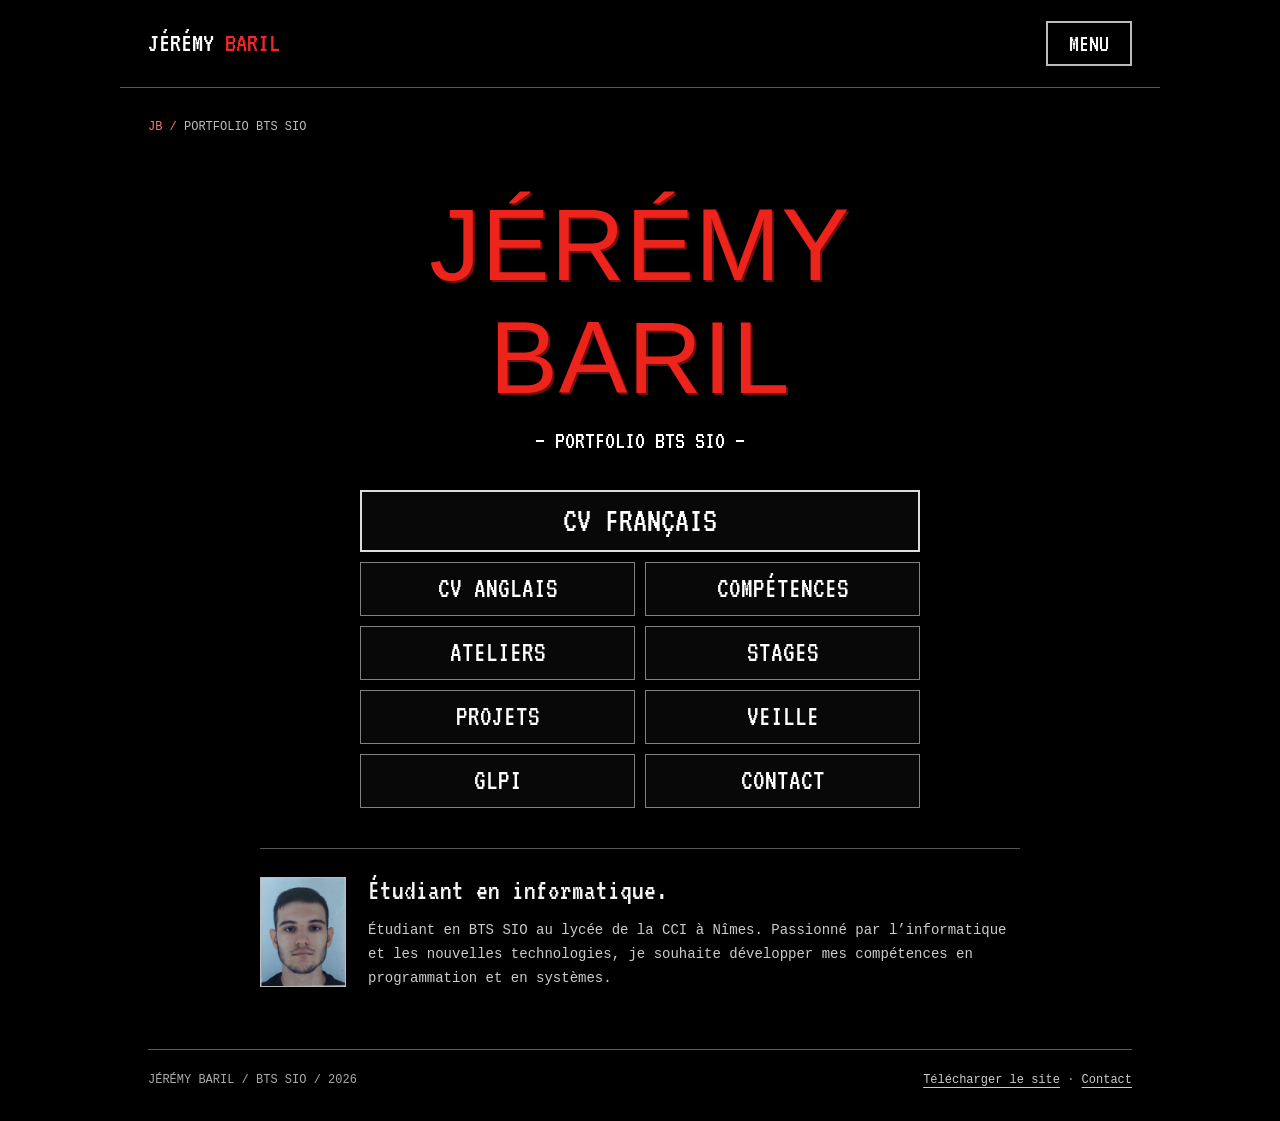
<file: index.html>
<!doctype html>
<html lang="fr">
  <head>
    <meta charset="utf-8" />
    <meta name="viewport" content="width=device-width, initial-scale=1" />
    <title>Jérémy Baril — Portfolio BTS SIO</title>
    <meta
      name="description"
      content="Portfolio de Jérémy Baril, étudiant en BTS SIO : parcours, compétences, ateliers et veille technologique."
    />
    <meta name="theme-color" content="#0b0b0c" />
    <link rel="icon" type="image/svg+xml" href="assets/favicon.svg" />
    <link rel="stylesheet" href="assets/style.css" />
    <script src="assets/app.js" defer></script>
  </head>

  <body>
    <video class="video-fond" autoplay muted loop playsinline aria-hidden="true">
      <source src="assets/fond.mp4" type="video/mp4" />
    </video>

    <a class="skip" href="#contenu">Aller au contenu</a>
    <header class="site-header">
      <a class="site-brand" href="index.html">
        JÉRÉMY
        <span>BARIL</span>
      </a>
      <details class="site-menu">
        <summary>MENU</summary>
        <nav aria-label="Navigation principale">
          <a href="index.html" aria-current="page">Accueil</a>
          <a href="cv.html">CV français</a>
          <a href="cv-en.html">CV anglais</a>
          <a href="competences.html">Compétences</a>
          <a href="ateliers.html">Ateliers professionnels</a>
          <a href="stages.html">Stages</a>
          <a href="projets.html">Autres projets</a>
          <a href="veille.html">Veille technologique</a>
          <a href="glpi.html">Gestion de parc / GLPI</a>
          <a href="contact.html">Contact</a>
        </nav>
      </details>
    </header>

    <main class="main" id="contenu">
      <div class="topbar">
        <span class="breadcrumb">
          <b>JB /</b>
          PORTFOLIO BTS SIO
        </span>
      </div>

      <section class="menu-home">
        <h1>Jérémy Baril</h1>
        <p class="menu-subtitle">— PORTFOLIO BTS SIO —</p>
        <nav class="main-menu" aria-label="Menu principal du portfolio">
          <a class="primary" href="cv.html">CV FRANÇAIS</a>
          <a href="cv-en.html">CV ANGLAIS</a>
          <a href="competences.html">COMPÉTENCES</a>
          <a href="ateliers.html">ATELIERS</a>
          <a href="stages.html">STAGES</a>
          <a href="projets.html">PROJETS</a>
          <a href="veille.html">VEILLE</a>
          <a href="glpi.html">GLPI</a>
          <a href="contact.html">CONTACT</a>
        </nav>
      </section>

      <section class="home-profile">
        <img src="assets/jeremy-baril.jpg" width="86" height="110" alt="Photo de Jérémy Baril" />
        <div>
          <h2>Étudiant en informatique.</h2>
          <p>
            Étudiant en BTS SIO au lycée de la CCI à Nîmes. Passionné par l’informatique et les
            nouvelles technologies, je souhaite développer mes compétences en programmation et en
            systèmes.
          </p>
        </div>
      </section>

      <footer>
        <span>JÉRÉMY BARIL / BTS SIO / 2026</span>
        <span>
          <a href="documents/portfolio-jeremy-ultrakill-simple.zip" download>Télécharger le site</a>
          ·
          <a href="contact.html">Contact</a>
        </span>
      </footer>
    </main>
  </body>
</html>
</file>
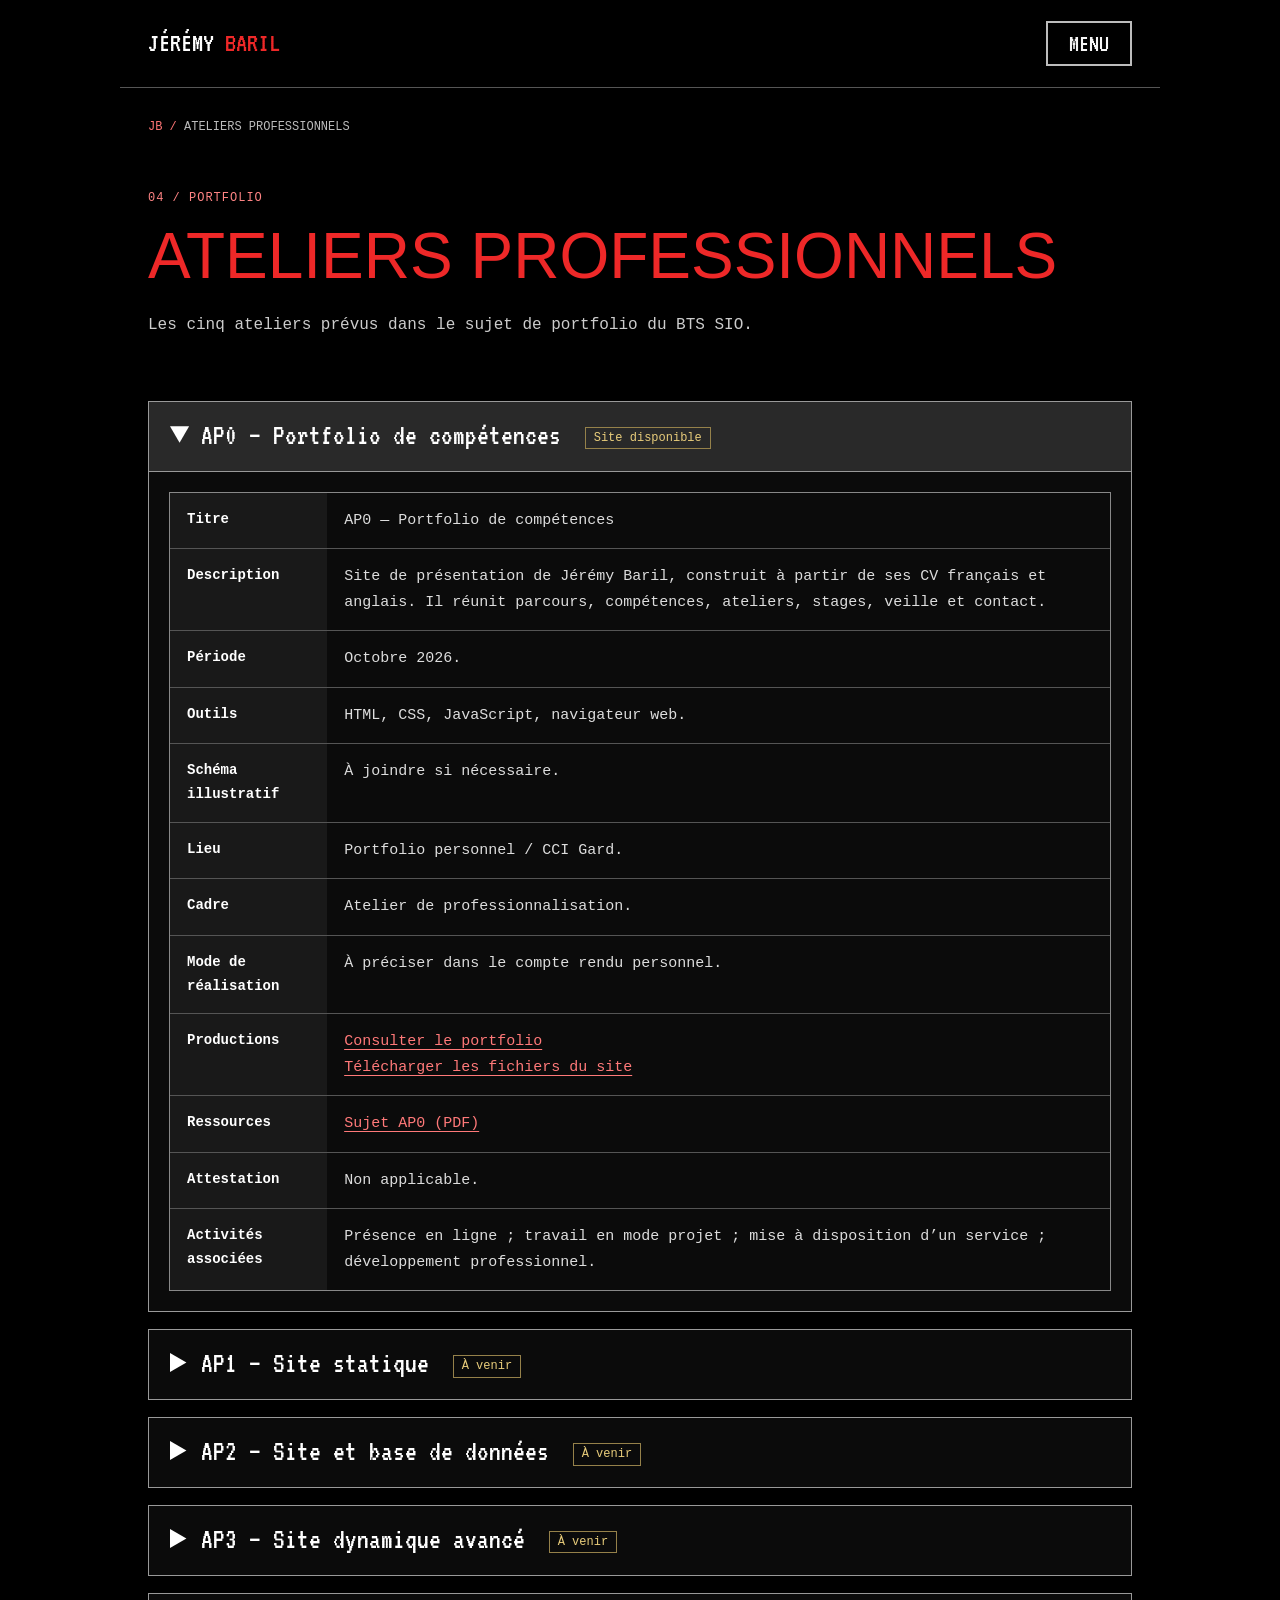
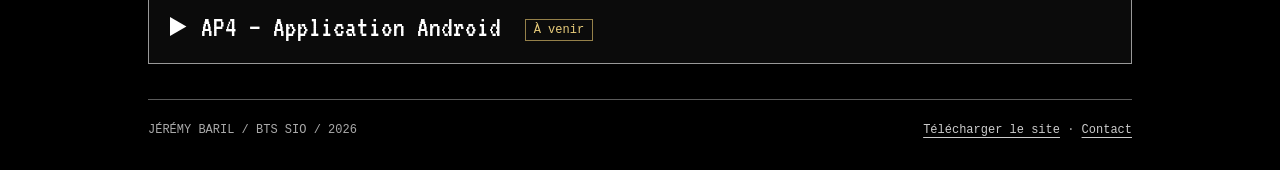
<file: ateliers.html>
<!doctype html>
<html lang="fr">
  <head>
    <meta charset="utf-8" />
    <meta name="viewport" content="width=device-width, initial-scale=1" />
    <title>Jérémy Baril — Ateliers professionnels</title>
    <meta
      name="description"
      content="Portfolio de Jérémy Baril, étudiant en BTS SIO : parcours, compétences, ateliers et veille technologique."
    />
    <meta name="theme-color" content="#0b0b0c" />
    <link rel="icon" type="image/svg+xml" href="assets/favicon.svg" />
    <link rel="stylesheet" href="assets/style.css" />
    <script src="assets/app.js" defer></script>
  </head>
  <body>
    <video class="video-fond" autoplay muted loop playsinline aria-hidden="true">
      <source src="assets/fond.mp4" type="video/mp4" />
    </video>

    <a class="skip" href="#contenu">Aller au contenu</a>
    <header class="site-header">
      <a class="site-brand" href="index.html">
        JÉRÉMY
        <span>BARIL</span>
      </a>
      <details class="site-menu">
        <summary>MENU</summary>
        <nav aria-label="Navigation principale">
          <a href="index.html">Accueil</a>
          <a href="cv.html">CV français</a>
          <a href="cv-en.html">CV anglais</a>
          <a href="competences.html">Compétences</a>
          <a href="ateliers.html" aria-current="page">Ateliers professionnels</a>
          <a href="stages.html">Stages</a>
          <a href="projets.html">Autres projets</a>
          <a href="veille.html">Veille technologique</a>
          <a href="glpi.html">Gestion de parc / GLPI</a>
          <a href="contact.html">Contact</a>
        </nav>
      </details>
    </header>
    <main class="main" id="contenu">
      <div class="topbar">
        <span class="breadcrumb">
          <b>JB /</b>
          ATELIERS PROFESSIONNELS
        </span>
      </div>
      <header class="page-head">
        <div class="eyebrow">04 / PORTFOLIO</div>
        <h1>Ateliers professionnels</h1>
        <p class="lead">Les cinq ateliers prévus dans le sujet de portfolio du BTS SIO.</p>
      </header>
      <details id="ap0" open>
        <summary>
          AP0 — Portfolio de compétences
          <span class="tag pending">Site disponible</span>
        </summary>
        <div class="detail-body">
          <div class="table-wrap">
            <table>
              <tbody>
                <tr>
                  <th scope="row">Titre</th>
                  <td>AP0 — Portfolio de compétences</td>
                </tr>
                <tr>
                  <th scope="row">Description</th>
                  <td>
                    Site de présentation de Jérémy Baril, construit à partir de ses CV français et
                    anglais. Il réunit parcours, compétences, ateliers, stages, veille et contact.
                  </td>
                </tr>
                <tr>
                  <th scope="row">Période</th>
                  <td>Octobre 2026.</td>
                </tr>
                <tr>
                  <th scope="row">Outils</th>
                  <td>HTML, CSS, JavaScript, navigateur web.</td>
                </tr>
                <tr>
                  <th scope="row">Schéma illustratif</th>
                  <td>À joindre si nécessaire.</td>
                </tr>
                <tr>
                  <th scope="row">Lieu</th>
                  <td>Portfolio personnel / CCI Gard.</td>
                </tr>
                <tr>
                  <th scope="row">Cadre</th>
                  <td>Atelier de professionnalisation.</td>
                </tr>
                <tr>
                  <th scope="row">Mode de réalisation</th>
                  <td>À préciser dans le compte rendu personnel.</td>
                </tr>
                <tr>
                  <th scope="row">Productions</th>
                  <td>
                    <a href="index.html">Consulter le portfolio</a>
                    <br />
                    <a href="documents/portfolio-jeremy-ultrakill-simple.zip" download>
                      Télécharger les fichiers du site
                    </a>
                  </td>
                </tr>
                <tr>
                  <th scope="row">Ressources</th>
                  <td><a href="documents/sujet-ap0.pdf">Sujet AP0 (PDF)</a></td>
                </tr>
                <tr>
                  <th scope="row">Attestation</th>
                  <td>Non applicable.</td>
                </tr>
                <tr>
                  <th scope="row">Activités associées</th>
                  <td>
                    Présence en ligne ; travail en mode projet ; mise à disposition d’un service ;
                    développement professionnel.
                  </td>
                </tr>
              </tbody>
            </table>
          </div>
        </div>
      </details>
      <details id="ap1">
        <summary>
          AP1 — Site statique
          <span class="tag pending">À venir</span>
        </summary>
        <div class="detail-body">
          <div class="table-wrap">
            <table>
              <tbody>
                <tr>
                  <th scope="row">Titre</th>
                  <td>AP1 — Site statique</td>
                </tr>
                <tr>
                  <th scope="row">Description</th>
                  <td>Créer un site statique sur le contexte d’une activité choisie.</td>
                </tr>
                <tr>
                  <th scope="row">Période</th>
                  <td>Selon le calendrier de formation.</td>
                </tr>
                <tr>
                  <th scope="row">Outils</th>
                  <td>HTML, CSS ; outils selon le cours.</td>
                </tr>
                <tr>
                  <th scope="row">Schéma illustratif</th>
                  <td>À joindre si nécessaire.</td>
                </tr>
                <tr>
                  <th scope="row">Lieu</th>
                  <td>CCI Gard / Nîmes.</td>
                </tr>
                <tr>
                  <th scope="row">Cadre</th>
                  <td>Atelier de professionnalisation.</td>
                </tr>
                <tr>
                  <th scope="row">Mode de réalisation</th>
                  <td>À préciser au démarrage.</td>
                </tr>
                <tr>
                  <th scope="row">Productions</th>
                  <td>À joindre après réalisation.</td>
                </tr>
                <tr>
                  <th scope="row">Ressources</th>
                  <td>
                    <a href="documents/sujet-ap0.pdf">Présentation dans le sujet AP0</a>
                    ; sujet spécifique à joindre.
                  </td>
                </tr>
                <tr>
                  <th scope="row">Attestation</th>
                  <td>Non applicable.</td>
                </tr>
                <tr>
                  <th scope="row">Activités associées</th>
                  <td>À associer aux activités réalisées.</td>
                </tr>
              </tbody>
            </table>
          </div>
        </div>
      </details>
      <details id="ap2">
        <summary>
          AP2 — Site et base de données
          <span class="tag pending">À venir</span>
        </summary>
        <div class="detail-body">
          <div class="table-wrap">
            <table>
              <tbody>
                <tr>
                  <th scope="row">Titre</th>
                  <td>AP2 — Site et base de données</td>
                </tr>
                <tr>
                  <th scope="row">Description</th>
                  <td>Dynamiser le site AP1 avec une base de données et des accès aux données.</td>
                </tr>
                <tr>
                  <th scope="row">Période</th>
                  <td>Selon le calendrier de formation.</td>
                </tr>
                <tr>
                  <th scope="row">Outils</th>
                  <td>SQL et technologies selon le sujet.</td>
                </tr>
                <tr>
                  <th scope="row">Schéma illustratif</th>
                  <td>À joindre si nécessaire.</td>
                </tr>
                <tr>
                  <th scope="row">Lieu</th>
                  <td>CCI Gard / Nîmes.</td>
                </tr>
                <tr>
                  <th scope="row">Cadre</th>
                  <td>Atelier de professionnalisation.</td>
                </tr>
                <tr>
                  <th scope="row">Mode de réalisation</th>
                  <td>À préciser au démarrage.</td>
                </tr>
                <tr>
                  <th scope="row">Productions</th>
                  <td>À joindre après réalisation.</td>
                </tr>
                <tr>
                  <th scope="row">Ressources</th>
                  <td>
                    <a href="documents/sujet-ap0.pdf">Présentation dans le sujet AP0</a>
                    ; sujet spécifique à joindre.
                  </td>
                </tr>
                <tr>
                  <th scope="row">Attestation</th>
                  <td>Non applicable.</td>
                </tr>
                <tr>
                  <th scope="row">Activités associées</th>
                  <td>À associer aux activités réalisées.</td>
                </tr>
              </tbody>
            </table>
          </div>
        </div>
      </details>
      <details id="ap3">
        <summary>
          AP3 — Site dynamique avancé
          <span class="tag pending">À venir</span>
        </summary>
        <div class="detail-body">
          <div class="table-wrap">
            <table>
              <tbody>
                <tr>
                  <th scope="row">Titre</th>
                  <td>AP3 — Site dynamique avancé</td>
                </tr>
                <tr>
                  <th scope="row">Description</th>
                  <td>
                    Développer un site avancé avec échanges client/serveur, services web et
                    CodeIgniter.
                  </td>
                </tr>
                <tr>
                  <th scope="row">Période</th>
                  <td>Selon le calendrier de formation.</td>
                </tr>
                <tr>
                  <th scope="row">Outils</th>
                  <td>CodeIgniter ; environnement à préciser.</td>
                </tr>
                <tr>
                  <th scope="row">Schéma illustratif</th>
                  <td>À joindre si nécessaire.</td>
                </tr>
                <tr>
                  <th scope="row">Lieu</th>
                  <td>CCI Gard / Nîmes.</td>
                </tr>
                <tr>
                  <th scope="row">Cadre</th>
                  <td>Atelier de professionnalisation.</td>
                </tr>
                <tr>
                  <th scope="row">Mode de réalisation</th>
                  <td>À préciser au démarrage.</td>
                </tr>
                <tr>
                  <th scope="row">Productions</th>
                  <td>À joindre après réalisation.</td>
                </tr>
                <tr>
                  <th scope="row">Ressources</th>
                  <td>
                    <a href="documents/sujet-ap0.pdf">Présentation dans le sujet AP0</a>
                    ; sujet spécifique à joindre.
                  </td>
                </tr>
                <tr>
                  <th scope="row">Attestation</th>
                  <td>Non applicable.</td>
                </tr>
                <tr>
                  <th scope="row">Activités associées</th>
                  <td>À associer aux activités réalisées.</td>
                </tr>
              </tbody>
            </table>
          </div>
        </div>
      </details>
      <details id="ap4">
        <summary>
          AP4 — Application Android
          <span class="tag pending">À venir</span>
        </summary>
        <div class="detail-body">
          <div class="table-wrap">
            <table>
              <tbody>
                <tr>
                  <th scope="row">Titre</th>
                  <td>AP4 — Application Android</td>
                </tr>
                <tr>
                  <th scope="row">Description</th>
                  <td>Créer une application mobile Android liée au contexte des ateliers.</td>
                </tr>
                <tr>
                  <th scope="row">Période</th>
                  <td>Selon le calendrier de formation.</td>
                </tr>
                <tr>
                  <th scope="row">Outils</th>
                  <td>Android ; langage et environnement à préciser.</td>
                </tr>
                <tr>
                  <th scope="row">Schéma illustratif</th>
                  <td>À joindre si nécessaire.</td>
                </tr>
                <tr>
                  <th scope="row">Lieu</th>
                  <td>CCI Gard / Nîmes.</td>
                </tr>
                <tr>
                  <th scope="row">Cadre</th>
                  <td>Atelier de professionnalisation.</td>
                </tr>
                <tr>
                  <th scope="row">Mode de réalisation</th>
                  <td>À préciser au démarrage.</td>
                </tr>
                <tr>
                  <th scope="row">Productions</th>
                  <td>À joindre après réalisation.</td>
                </tr>
                <tr>
                  <th scope="row">Ressources</th>
                  <td>
                    <a href="documents/sujet-ap0.pdf">Présentation dans le sujet AP0</a>
                    ; sujet spécifique à joindre.
                  </td>
                </tr>
                <tr>
                  <th scope="row">Attestation</th>
                  <td>Non applicable.</td>
                </tr>
                <tr>
                  <th scope="row">Activités associées</th>
                  <td>À associer aux activités réalisées.</td>
                </tr>
              </tbody>
            </table>
          </div>
        </div>
      </details>
      <footer>
        <span>JÉRÉMY BARIL / BTS SIO / 2026</span>
        <span>
          <a href="documents/portfolio-jeremy-ultrakill-simple.zip" download>Télécharger le site</a>
          ·
          <a href="contact.html">Contact</a>
        </span>
      </footer>
    </main>
  </body>
</html>
</file>
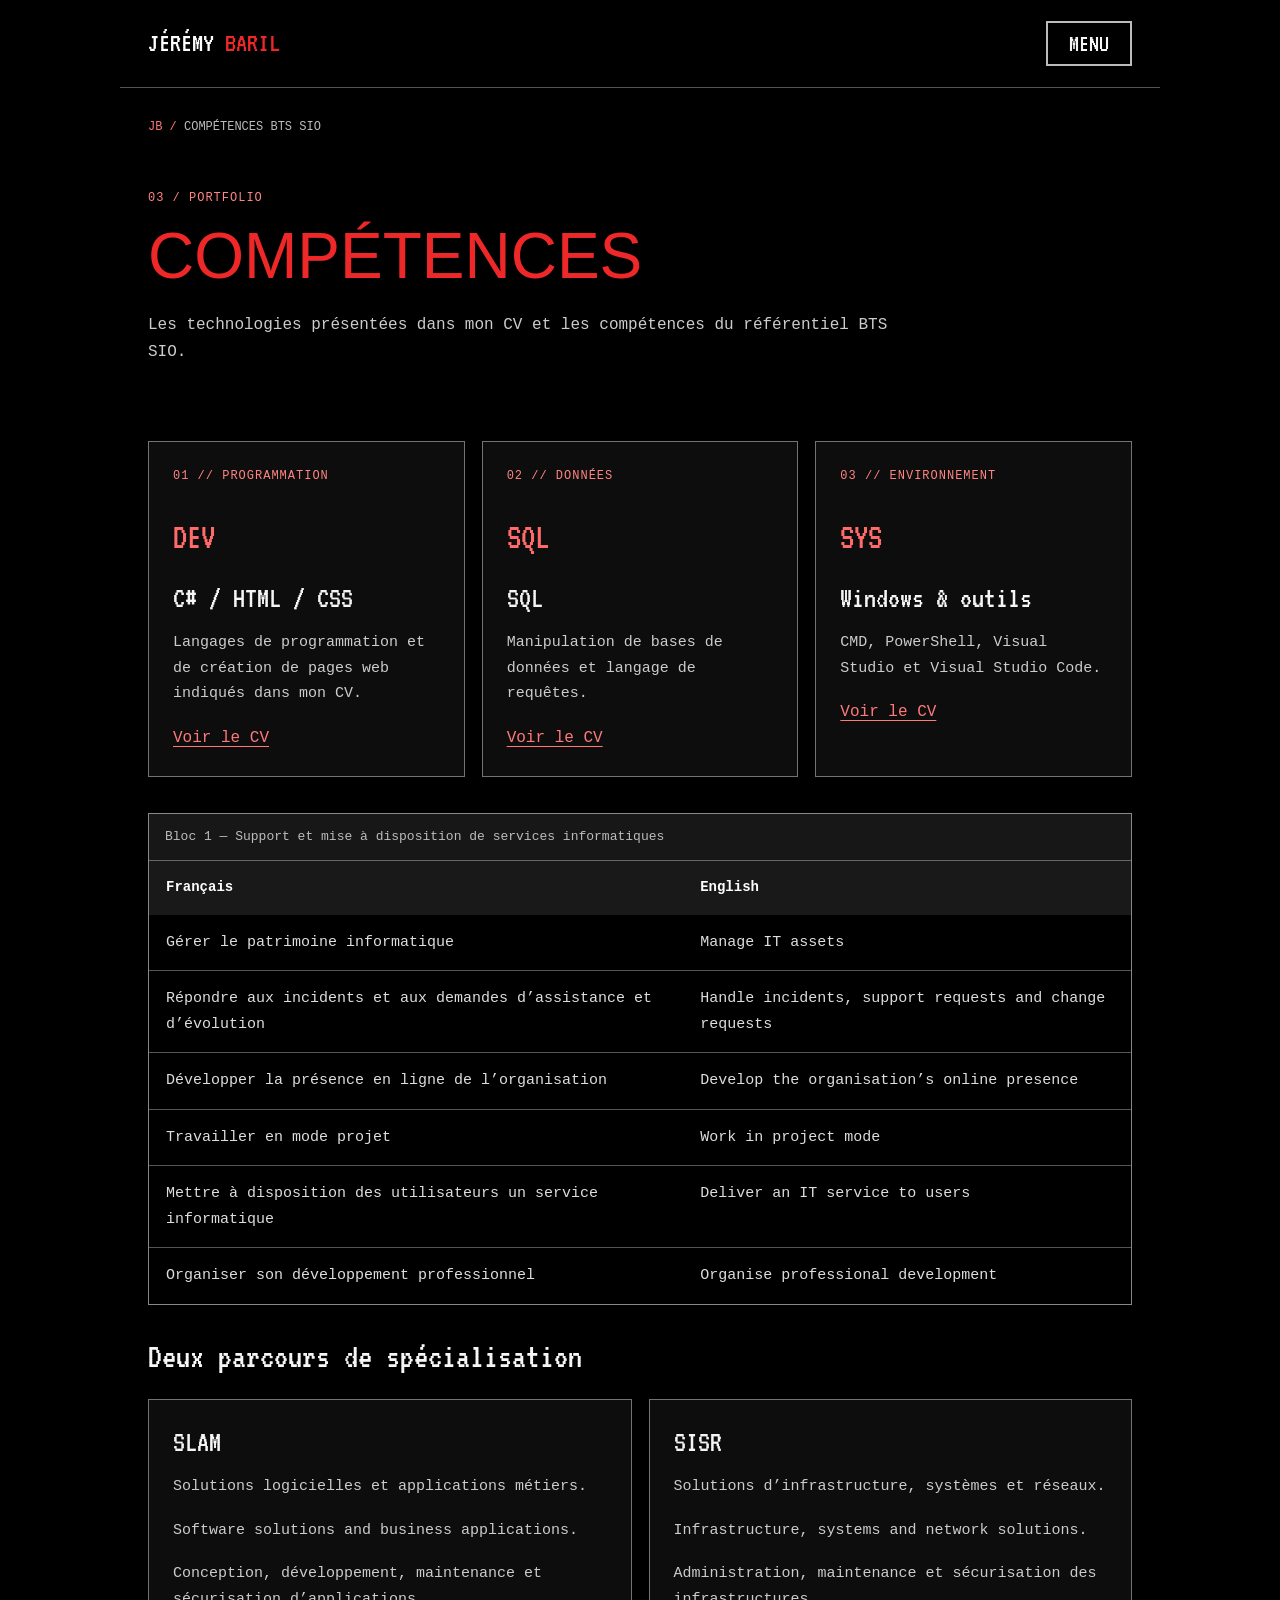
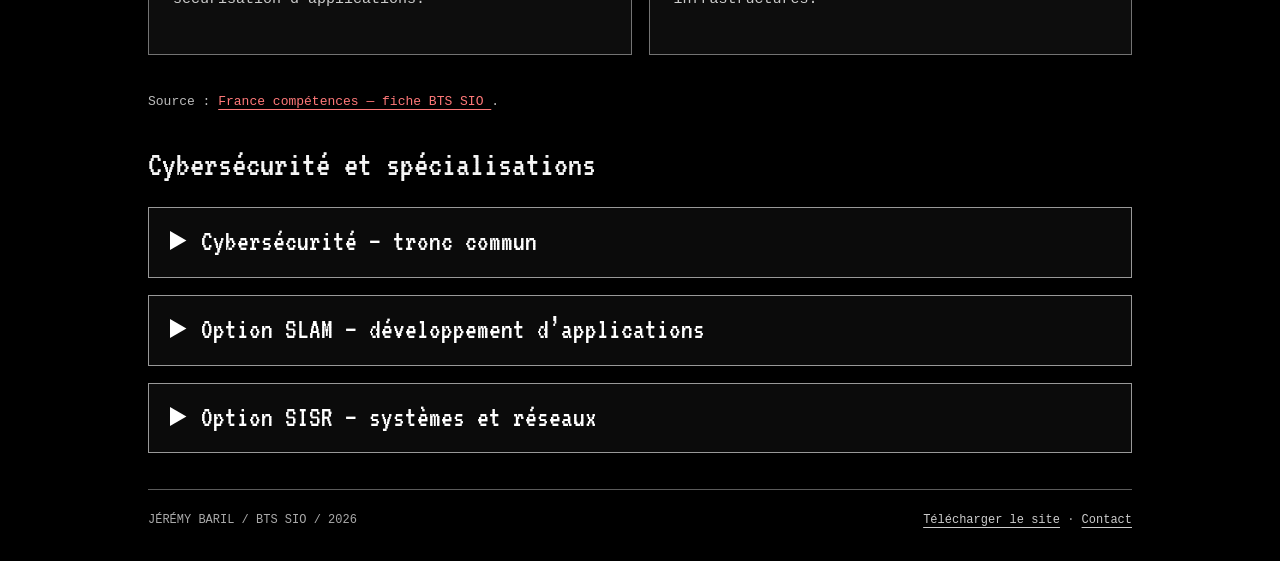
<file: competences.html>
<!doctype html>
<html lang="fr">
  <head>
    <meta charset="utf-8" />
    <meta name="viewport" content="width=device-width, initial-scale=1" />
    <title>Jérémy Baril — Compétences BTS SIO</title>
    <meta
      name="description"
      content="Portfolio de Jérémy Baril, étudiant en BTS SIO : parcours, compétences, ateliers et veille technologique."
    />
    <meta name="theme-color" content="#0b0b0c" />
    <link rel="icon" type="image/svg+xml" href="assets/favicon.svg" />
    <link rel="stylesheet" href="assets/style.css" />
    <script src="assets/app.js" defer></script>
  </head>
  <body>
    <video class="video-fond" autoplay muted loop playsinline aria-hidden="true">
      <source src="assets/fond.mp4" type="video/mp4" />
    </video>

    <a class="skip" href="#contenu">Aller au contenu</a>
    <header class="site-header">
      <a class="site-brand" href="index.html">
        JÉRÉMY
        <span>BARIL</span>
      </a>
      <details class="site-menu">
        <summary>MENU</summary>
        <nav aria-label="Navigation principale">
          <a href="index.html">Accueil</a>
          <a href="cv.html">CV français</a>
          <a href="cv-en.html">CV anglais</a>
          <a href="competences.html" aria-current="page">Compétences</a>
          <a href="ateliers.html">Ateliers professionnels</a>
          <a href="stages.html">Stages</a>
          <a href="projets.html">Autres projets</a>
          <a href="veille.html">Veille technologique</a>
          <a href="glpi.html">Gestion de parc / GLPI</a>
          <a href="contact.html">Contact</a>
        </nav>
      </details>
    </header>
    <main class="main" id="contenu">
      <div class="topbar">
        <span class="breadcrumb">
          <b>JB /</b>
          COMPÉTENCES BTS SIO
        </span>
      </div>
      <header class="page-head">
        <div class="eyebrow">03 / PORTFOLIO</div>
        <h1>Compétences</h1>
        <p class="lead">
          Les technologies présentées dans mon CV et les compétences du référentiel BTS SIO.
        </p>
      </header>
      <section class="section">
        <div class="grid">
          <article class="card featured">
            <div class="index">01 // PROGRAMMATION</div>
            <div class="card-symbol" aria-hidden="true">DEV</div>
            <h3>C# / HTML / CSS</h3>
            <p>Langages de programmation et de création de pages web indiqués dans mon CV.</p>
            <a href="cv.html">Voir le CV</a>
          </article>
          <article class="card featured">
            <div class="index">02 // DONNÉES</div>
            <div class="card-symbol" aria-hidden="true">SQL</div>
            <h3>SQL</h3>
            <p>Manipulation de bases de données et langage de requêtes.</p>
            <a href="cv.html">Voir le CV</a>
          </article>
          <article class="card featured">
            <div class="index">03 // ENVIRONNEMENT</div>
            <div class="card-symbol" aria-hidden="true">SYS</div>
            <h3>Windows &amp; outils</h3>
            <p>CMD, PowerShell, Visual Studio et Visual Studio Code.</p>
            <a href="cv.html">Voir le CV</a>
          </article>
        </div>
      </section>
      <div class="table-wrap">
        <table>
          <caption class="meta">
            Bloc 1 — Support et mise à disposition de services informatiques
          </caption>
          <thead>
            <tr>
              <th scope="col">Français</th>
              <th scope="col" lang="en">English</th>
            </tr>
          </thead>
          <tbody>
            <tr>
              <td>Gérer le patrimoine informatique</td>
              <td lang="en">Manage IT assets</td>
            </tr>
            <tr>
              <td>Répondre aux incidents et aux demandes d’assistance et d’évolution</td>
              <td lang="en">Handle incidents, support requests and change requests</td>
            </tr>
            <tr>
              <td>Développer la présence en ligne de l’organisation</td>
              <td lang="en">Develop the organisation’s online presence</td>
            </tr>
            <tr>
              <td>Travailler en mode projet</td>
              <td lang="en">Work in project mode</td>
            </tr>
            <tr>
              <td>Mettre à disposition des utilisateurs un service informatique</td>
              <td lang="en">Deliver an IT service to users</td>
            </tr>
            <tr>
              <td>Organiser son développement professionnel</td>
              <td lang="en">Organise professional development</td>
            </tr>
          </tbody>
        </table>
      </div>
      <section class="section">
        <h2>Deux parcours de spécialisation</h2>
        <div class="grid two">
          <article class="card">
            <h3>SLAM</h3>
            <p>Solutions logicielles et applications métiers.</p>
            <p lang="en">Software solutions and business applications.</p>
            <p>Conception, développement, maintenance et sécurisation d’applications.</p>
          </article>
          <article class="card">
            <h3>SISR</h3>
            <p>Solutions d’infrastructure, systèmes et réseaux.</p>
            <p lang="en">Infrastructure, systems and network solutions.</p>
            <p>Administration, maintenance et sécurisation des infrastructures.</p>
          </article>
        </div>
      </section>
      <p class="meta">
        Source :
        <a href="https://www.francecompetences.fr/recherche/rncp/40792/">
          France compétences — fiche BTS SIO
        </a>
        .
      </p>
      <section class="section">
        <h2>Cybersécurité et spécialisations</h2>
        <details>
          <summary>Cybersécurité — tronc commun</summary>
          <div class="detail-body">
            <div class="table-wrap">
              <table>
                <thead>
                  <tr>
                    <th scope="col">Français</th>
                    <th scope="col" lang="en">English</th>
                  </tr>
                </thead>
                <tbody>
                  <tr>
                    <td>Protéger les données à caractère personnel</td>
                    <td lang="en">Protect personal data</td>
                  </tr>
                  <tr>
                    <td>Préserver l’identité numérique de l’organisation</td>
                    <td lang="en">Preserve the organisation’s digital identity</td>
                  </tr>
                  <tr>
                    <td>Sécuriser les équipements et les usages des utilisateurs</td>
                    <td lang="en">Secure equipment and user practices</td>
                  </tr>
                  <tr>
                    <td>
                      Garantir la disponibilité, l’intégrité et la confidentialité des services et
                      des données face aux cyberattaques
                    </td>
                    <td lang="en">
                      Ensure the availability, integrity and confidentiality of services and data
                      against cyberattacks
                    </td>
                  </tr>
                </tbody>
              </table>
            </div>
          </div>
        </details>
        <details>
          <summary>Option SLAM — développement d’applications</summary>
          <div class="detail-body">
            <div class="table-wrap">
              <table>
                <thead>
                  <tr>
                    <th scope="col">Français</th>
                    <th scope="col" lang="en">English</th>
                  </tr>
                </thead>
                <tbody>
                  <tr>
                    <td>Concevoir et développer une solution applicative</td>
                    <td lang="en">Design and develop an application solution</td>
                  </tr>
                  <tr>
                    <td>
                      Assurer la maintenance corrective ou évolutive d’une solution applicative
                    </td>
                    <td lang="en">Provide corrective and adaptive application maintenance</td>
                  </tr>
                  <tr>
                    <td>Gérer les données</td>
                    <td lang="en">Manage data</td>
                  </tr>
                  <tr>
                    <td>
                      Assurer la cybersécurité d’une solution applicative et de son développement
                    </td>
                    <td lang="en">Ensure application and development cybersecurity</td>
                  </tr>
                </tbody>
              </table>
            </div>
          </div>
        </details>
        <details>
          <summary>Option SISR — systèmes et réseaux</summary>
          <div class="detail-body">
            <div class="table-wrap">
              <table>
                <thead>
                  <tr>
                    <th scope="col">Français</th>
                    <th scope="col" lang="en">English</th>
                  </tr>
                </thead>
                <tbody>
                  <tr>
                    <td>Concevoir une solution d’infrastructure réseau</td>
                    <td lang="en">Design a network infrastructure solution</td>
                  </tr>
                  <tr>
                    <td>Installer, tester et déployer une solution d’infrastructure réseau</td>
                    <td lang="en">Install, test and deploy a network infrastructure solution</td>
                  </tr>
                  <tr>
                    <td>Exploiter, dépanner et superviser une solution d’infrastructure réseau</td>
                    <td lang="en">
                      Operate, troubleshoot and monitor a network infrastructure solution
                    </td>
                  </tr>
                  <tr>
                    <td>
                      Assurer la cybersécurité d’une infrastructure réseau, d’un système, d’un
                      service
                    </td>
                    <td lang="en">
                      Ensure cybersecurity for network infrastructure, systems and services
                    </td>
                  </tr>
                </tbody>
              </table>
            </div>
          </div>
        </details>
      </section>

      <footer>
        <span>JÉRÉMY BARIL / BTS SIO / 2026</span>
        <span>
          <a href="documents/portfolio-jeremy-ultrakill-simple.zip" download>Télécharger le site</a>
          ·
          <a href="contact.html">Contact</a>
        </span>
      </footer>
    </main>
  </body>
</html>
</file>
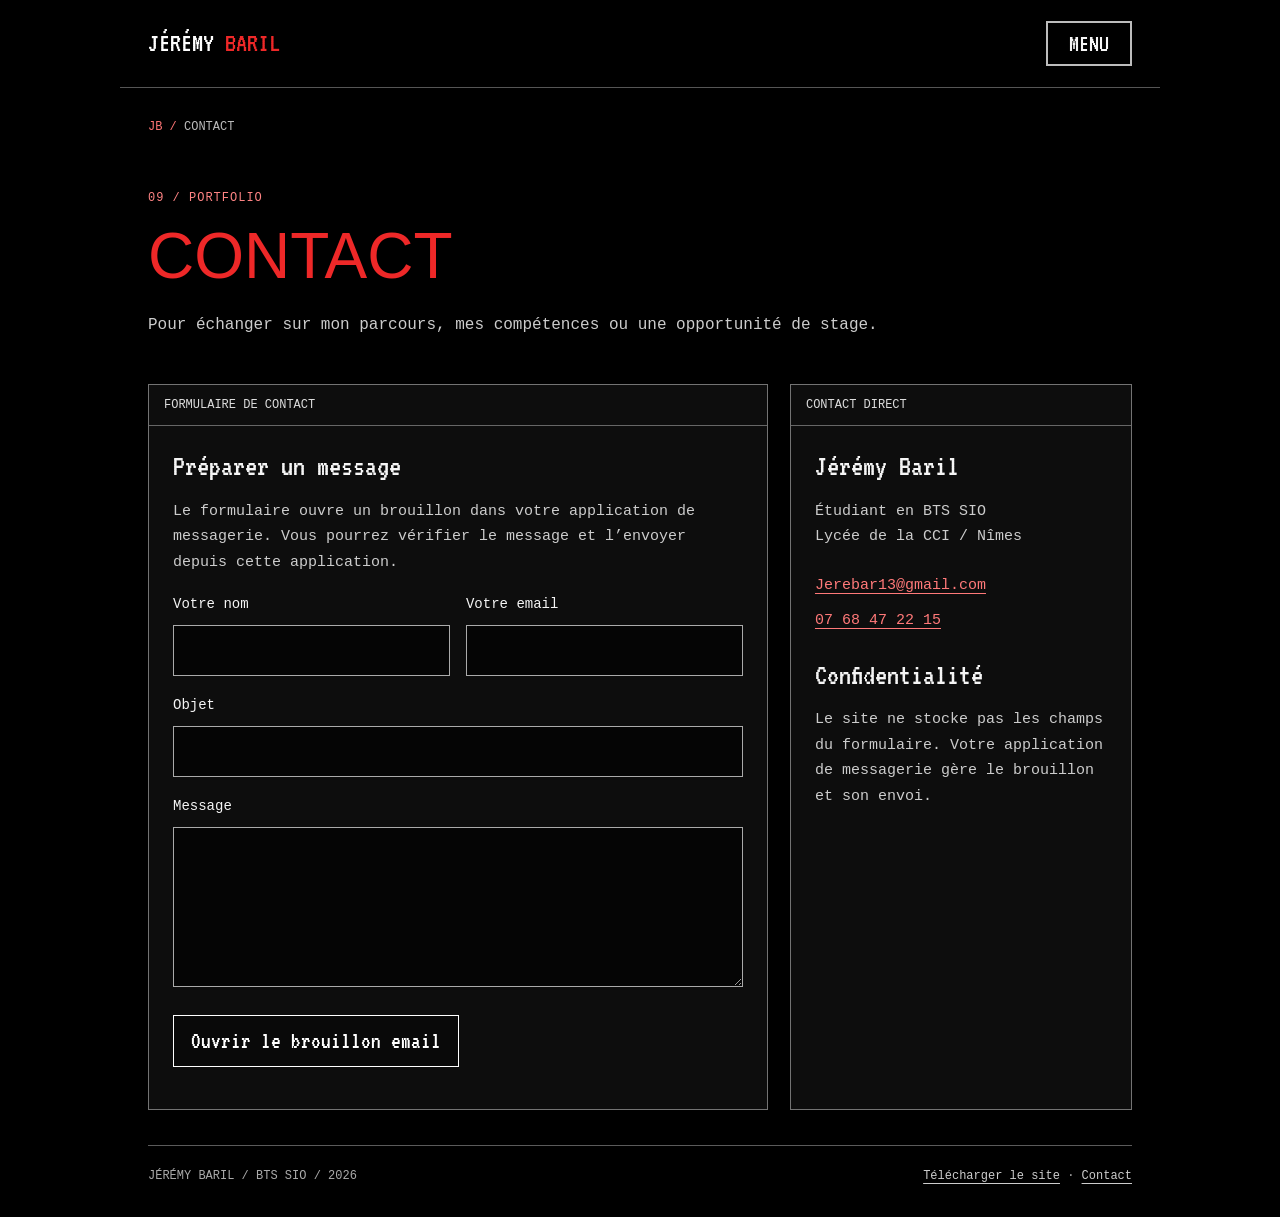
<file: contact.html>
<!doctype html>
<html lang="fr">
  <head>
    <meta charset="utf-8" />
    <meta name="viewport" content="width=device-width, initial-scale=1" />
    <title>Jérémy Baril — Contact</title>
    <meta
      name="description"
      content="Portfolio de Jérémy Baril, étudiant en BTS SIO : parcours, compétences, ateliers et veille technologique."
    />
    <meta name="theme-color" content="#0b0b0c" />
    <link rel="icon" type="image/svg+xml" href="assets/favicon.svg" />
    <link rel="stylesheet" href="assets/style.css" />
    <script src="assets/app.js" defer></script>
  </head>
  <body>
    <video class="video-fond" autoplay muted loop playsinline aria-hidden="true">
      <source src="assets/fond.mp4" type="video/mp4" />
    </video>

    <a class="skip" href="#contenu">Aller au contenu</a>
    <header class="site-header">
      <a class="site-brand" href="index.html">
        JÉRÉMY
        <span>BARIL</span>
      </a>
      <details class="site-menu">
        <summary>MENU</summary>
        <nav aria-label="Navigation principale">
          <a href="index.html">Accueil</a>
          <a href="cv.html">CV français</a>
          <a href="cv-en.html">CV anglais</a>
          <a href="competences.html">Compétences</a>
          <a href="ateliers.html">Ateliers professionnels</a>
          <a href="stages.html">Stages</a>
          <a href="projets.html">Autres projets</a>
          <a href="veille.html">Veille technologique</a>
          <a href="glpi.html">Gestion de parc / GLPI</a>
          <a href="contact.html" aria-current="page">Contact</a>
        </nav>
      </details>
    </header>
    <main class="main" id="contenu">
      <div class="topbar">
        <span class="breadcrumb">
          <b>JB /</b>
          CONTACT
        </span>
      </div>
      <header class="page-head">
        <div class="eyebrow">09 / PORTFOLIO</div>
        <h1>Contact</h1>
        <p class="lead">
          Pour échanger sur mon parcours, mes compétences ou une opportunité de stage.
        </p>
      </header>
      <div class="split">
        <section class="card">
          <div class="panel-title">FORMULAIRE DE CONTACT</div>
          <h3>Préparer un message</h3>
          <p>
            Le formulaire ouvre un brouillon dans votre application de messagerie. Vous pourrez
            vérifier le message et l’envoyer depuis cette application.
          </p>
          <form
            id="contact-form"
            action="mailto:Jerebar13@gmail.com"
            method="post"
            enctype="text/plain"
          >
            <div class="form-grid">
              <div class="form-row">
                <label for="name">Votre nom</label>
                <input id="name" name="name" autocomplete="name" maxlength="120" required />
              </div>
              <div class="form-row">
                <label for="email">Votre email</label>
                <input
                  id="email"
                  name="email"
                  type="email"
                  autocomplete="email"
                  maxlength="200"
                  required
                />
              </div>
            </div>
            <div class="form-row">
              <label for="subject">Objet</label>
              <input id="subject" name="subject" maxlength="160" required />
            </div>
            <div class="form-row">
              <label for="message">Message</label>
              <textarea id="message" name="message" maxlength="5000" required></textarea>
            </div>
            <button class="btn" type="submit">Ouvrir le brouillon email</button>
            <p id="form-status" class="form-status" role="status"></p>
          </form>
        </section>
        <aside class="card contact-links">
          <div class="panel-title">CONTACT DIRECT</div>
          <h3>Jérémy Baril</h3>
          <p>
            Étudiant en BTS SIO
            <br />
            Lycée de la CCI / Nîmes
          </p>
          <p>
            <a href="mailto:Jerebar13@gmail.com">Jerebar13@gmail.com</a>
            <br />
            <a href="tel:+33768472215">07 68 47 22 15</a>
          </p>
          <h3>Confidentialité</h3>
          <p>
            Le site ne stocke pas les champs du formulaire. Votre application de messagerie gère le
            brouillon et son envoi.
          </p>
        </aside>
      </div>
      <footer>
        <span>JÉRÉMY BARIL / BTS SIO / 2026</span>
        <span>
          <a href="documents/portfolio-jeremy-ultrakill-simple.zip" download>Télécharger le site</a>
          ·
          <a href="contact.html">Contact</a>
        </span>
      </footer>
    </main>
  </body>
</html>
</file>
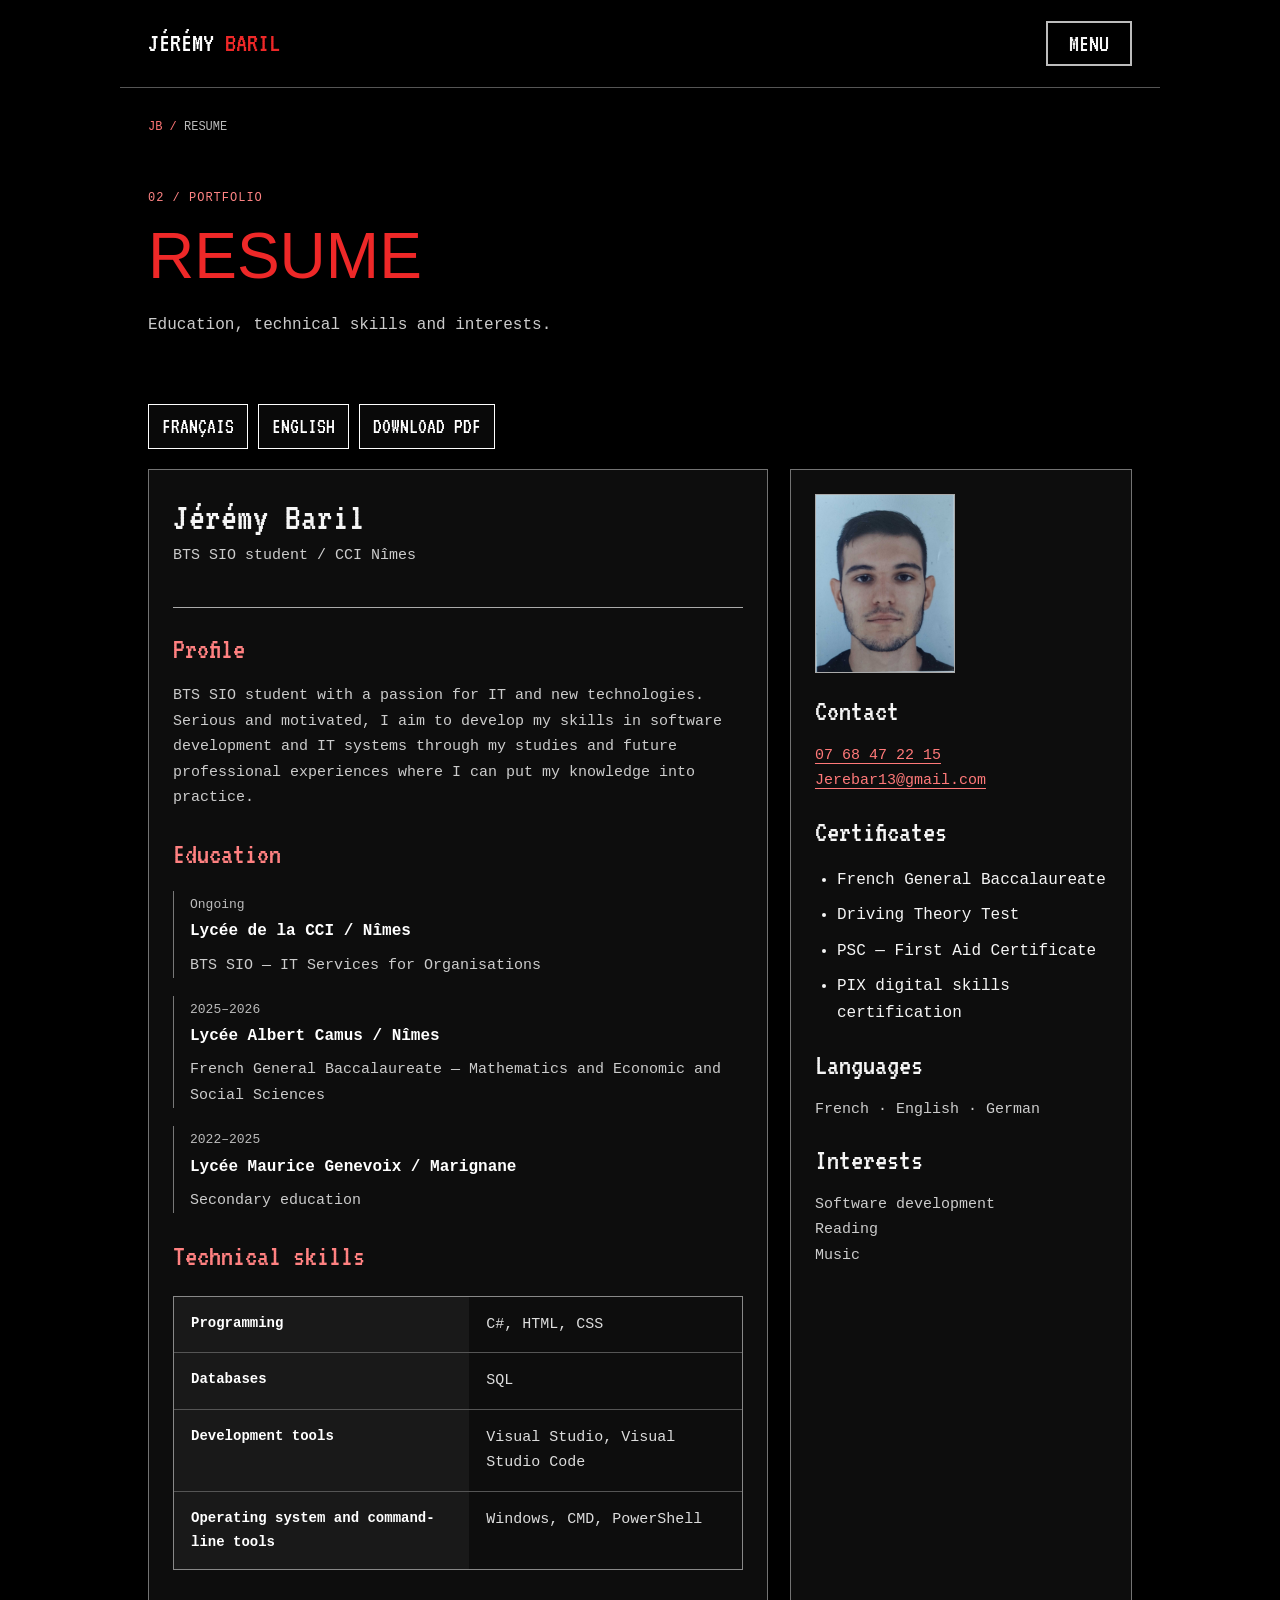
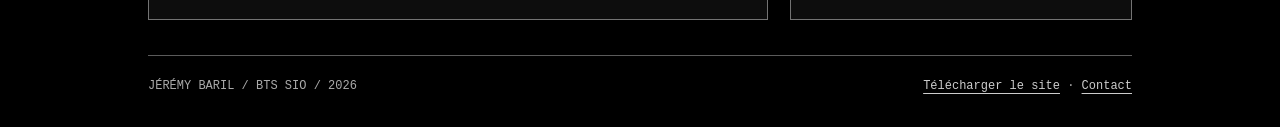
<file: cv-en.html>
<!doctype html>
<html lang="en">
  <head>
    <meta charset="utf-8" />
    <meta name="viewport" content="width=device-width, initial-scale=1" />
    <title>Jérémy Baril — Resume</title>
    <meta
      name="description"
      content="Portfolio de Jérémy Baril, étudiant en BTS SIO : parcours, compétences, ateliers et veille technologique."
    />
    <meta name="theme-color" content="#0b0b0c" />
    <link rel="icon" type="image/svg+xml" href="assets/favicon.svg" />
    <link rel="stylesheet" href="assets/style.css" />
    <script src="assets/app.js" defer></script>
  </head>
  <body>
    <video class="video-fond" autoplay muted loop playsinline aria-hidden="true">
      <source src="assets/fond.mp4" type="video/mp4" />
    </video>

    <a class="skip" href="#contenu">Aller au contenu</a>
    <header class="site-header">
      <a class="site-brand" href="index.html">
        JÉRÉMY
        <span>BARIL</span>
      </a>
      <details class="site-menu">
        <summary>MENU</summary>
        <nav aria-label="Navigation principale">
          <a href="index.html">Accueil</a>
          <a href="cv.html">CV français</a>
          <a href="cv-en.html" aria-current="page">CV anglais</a>
          <a href="competences.html">Compétences</a>
          <a href="ateliers.html">Ateliers professionnels</a>
          <a href="stages.html">Stages</a>
          <a href="projets.html">Autres projets</a>
          <a href="veille.html">Veille technologique</a>
          <a href="glpi.html">Gestion de parc / GLPI</a>
          <a href="contact.html">Contact</a>
        </nav>
      </details>
    </header>
    <main class="main" id="contenu">
      <div class="topbar">
        <span class="breadcrumb">
          <b>JB /</b>
          RESUME
        </span>
      </div>
      <header class="page-head">
        <div class="eyebrow">02 / PORTFOLIO</div>
        <h1>Resume</h1>
        <p class="lead">Education, technical skills and interests.</p>
      </header>
      <div class="language-links">
        <a class="btn small" href="cv.html" lang="fr">FRANÇAIS</a>
        <a class="btn small secondary" href="cv-en.html" lang="en">ENGLISH</a>
        <a class="btn small secondary" href="documents/cv-jeremy-en.pdf" download>DOWNLOAD PDF</a>
      </div>
      <div class="split">
        <article class="card">
          <div class="resume-heading">
            <h2>Jérémy Baril</h2>
            <p>BTS SIO student / CCI Nîmes</p>
          </div>
          <section class="resume-section">
            <h3>Profile</h3>
            <p>
              BTS SIO student with a passion for IT and new technologies. Serious and motivated, I
              aim to develop my skills in software development and IT systems through my studies and
              future professional experiences where I can put my knowledge into practice.
            </p>
          </section>
          <section class="resume-section">
            <h3>Education</h3>
            <div class="resume-item">
              <span class="meta">Ongoing</span>
              <br />
              <strong>Lycée de la CCI / Nîmes</strong>
              <p>BTS SIO — IT Services for Organisations</p>
            </div>
            <div class="resume-item">
              <span class="meta">2025–2026</span>
              <br />
              <strong>Lycée Albert Camus / Nîmes</strong>
              <p>French General Baccalaureate — Mathematics and Economic and Social Sciences</p>
            </div>
            <div class="resume-item">
              <span class="meta">2022–2025</span>
              <br />
              <strong>Lycée Maurice Genevoix / Marignane</strong>
              <p>Secondary education</p>
            </div>
          </section>
          <section class="resume-section">
            <h3>Technical skills</h3>
            <div class="table-wrap">
              <table>
                <tbody>
                  <tr>
                    <th scope="row">Programming</th>
                    <td>C#, HTML, CSS</td>
                  </tr>
                  <tr>
                    <th scope="row">Databases</th>
                    <td>SQL</td>
                  </tr>
                  <tr>
                    <th scope="row">Development tools</th>
                    <td>Visual Studio, Visual Studio Code</td>
                  </tr>
                  <tr>
                    <th scope="row">Operating system and command-line tools</th>
                    <td>Windows, CMD, PowerShell</td>
                  </tr>
                </tbody>
              </table>
            </div>
          </section>
        </article>
        <aside class="card resume-contact">
          <img
            src="assets/jeremy-baril.jpg"
            width="1399"
            height="1792"
            alt="Portrait of Jérémy Baril"
          />
          <h3>Contact</h3>
          <p>
            <a href="tel:+33768472215">07 68 47 22 15</a>
            <br />
            <a href="mailto:Jerebar13@gmail.com">Jerebar13@gmail.com</a>
          </p>
          <h3>Certificates</h3>
          <ul>
            <li>French General Baccalaureate</li>
            <li>Driving Theory Test</li>
            <li>PSC — First Aid Certificate</li>
            <li>PIX digital skills certification</li>
          </ul>
          <h3>Languages</h3>
          <p>French · English · German</p>
          <h3>Interests</h3>
          <p>
            Software development
            <br />
            Reading
            <br />
            Music
          </p>
        </aside>
      </div>
      <footer>
        <span>JÉRÉMY BARIL / BTS SIO / 2026</span>
        <span>
          <a href="documents/portfolio-jeremy-ultrakill-simple.zip" download>Télécharger le site</a>
          ·
          <a href="contact.html">Contact</a>
        </span>
      </footer>
    </main>
  </body>
</html>
</file>
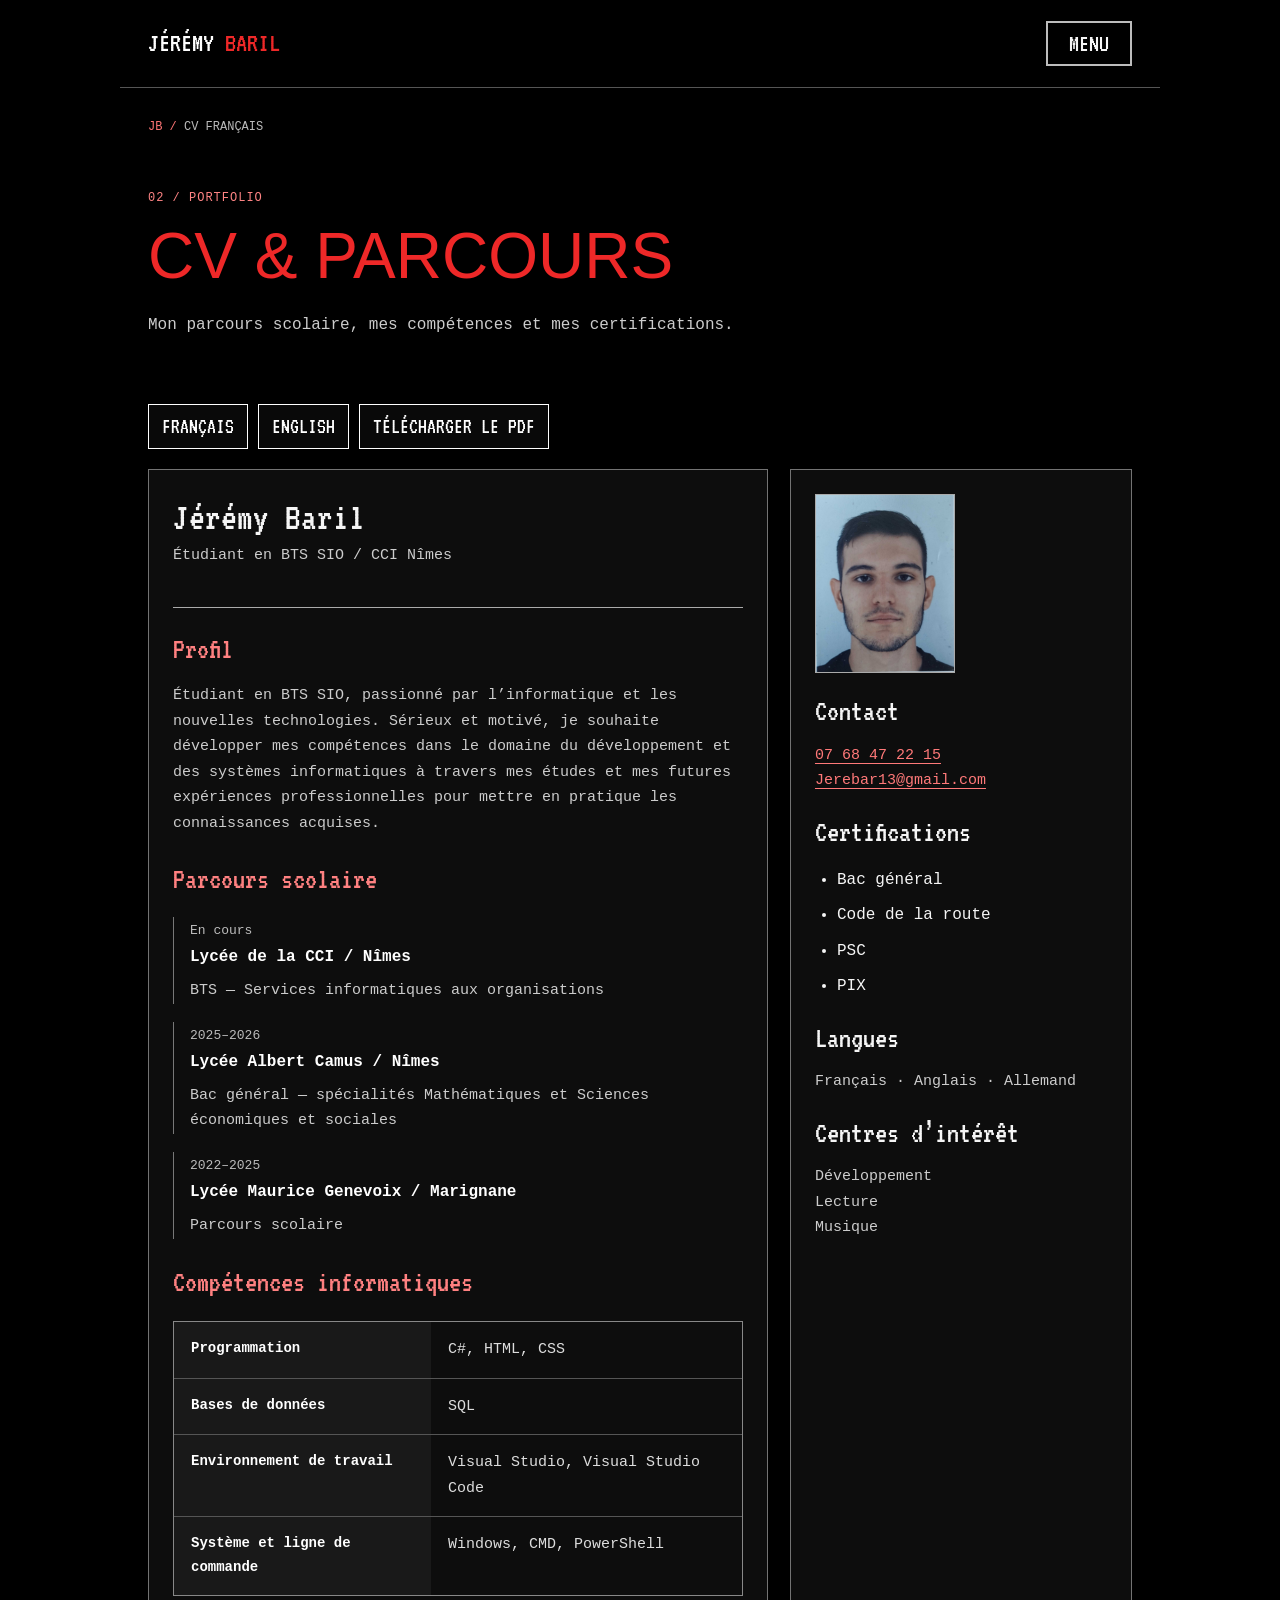
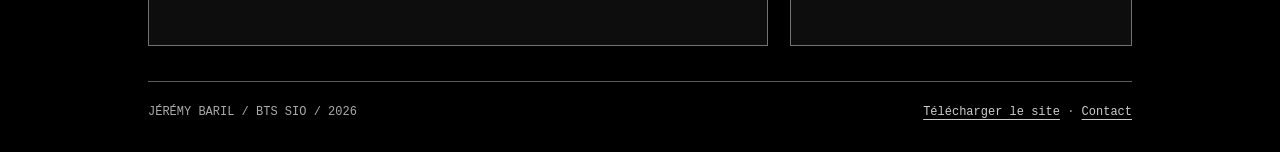
<file: cv.html>
<!doctype html>
<html lang="fr">
  <head>
    <meta charset="utf-8" />
    <meta name="viewport" content="width=device-width, initial-scale=1" />
    <title>Jérémy Baril — CV français</title>
    <meta
      name="description"
      content="Portfolio de Jérémy Baril, étudiant en BTS SIO : parcours, compétences, ateliers et veille technologique."
    />
    <meta name="theme-color" content="#0b0b0c" />
    <link rel="icon" type="image/svg+xml" href="assets/favicon.svg" />
    <link rel="stylesheet" href="assets/style.css" />
    <script src="assets/app.js" defer></script>
  </head>
  <body>
    <video class="video-fond" autoplay muted loop playsinline aria-hidden="true">
      <source src="assets/fond.mp4" type="video/mp4" />
    </video>

    <a class="skip" href="#contenu">Aller au contenu</a>
    <header class="site-header">
      <a class="site-brand" href="index.html">
        JÉRÉMY
        <span>BARIL</span>
      </a>
      <details class="site-menu">
        <summary>MENU</summary>
        <nav aria-label="Navigation principale">
          <a href="index.html">Accueil</a>
          <a href="cv.html" aria-current="page">CV français</a>
          <a href="cv-en.html">CV anglais</a>
          <a href="competences.html">Compétences</a>
          <a href="ateliers.html">Ateliers professionnels</a>
          <a href="stages.html">Stages</a>
          <a href="projets.html">Autres projets</a>
          <a href="veille.html">Veille technologique</a>
          <a href="glpi.html">Gestion de parc / GLPI</a>
          <a href="contact.html">Contact</a>
        </nav>
      </details>
    </header>
    <main class="main" id="contenu">
      <div class="topbar">
        <span class="breadcrumb">
          <b>JB /</b>
          CV FRANÇAIS
        </span>
      </div>
      <header class="page-head">
        <div class="eyebrow">02 / PORTFOLIO</div>
        <h1>CV &amp; parcours</h1>
        <p class="lead">Mon parcours scolaire, mes compétences et mes certifications.</p>
      </header>
      <div class="language-links">
        <a class="btn small" href="cv.html" lang="fr">FRANÇAIS</a>
        <a class="btn small secondary" href="cv-en.html" lang="en">ENGLISH</a>
        <a class="btn small secondary" href="documents/cv-jeremy-fr.pdf" download>
          TÉLÉCHARGER LE PDF
        </a>
      </div>
      <div class="split">
        <article class="card">
          <div class="resume-heading">
            <h2>Jérémy Baril</h2>
            <p>Étudiant en BTS SIO / CCI Nîmes</p>
          </div>
          <section class="resume-section">
            <h3>Profil</h3>
            <p>
              Étudiant en BTS SIO, passionné par l’informatique et les nouvelles technologies.
              Sérieux et motivé, je souhaite développer mes compétences dans le domaine du
              développement et des systèmes informatiques à travers mes études et mes futures
              expériences professionnelles pour mettre en pratique les connaissances acquises.
            </p>
          </section>
          <section class="resume-section">
            <h3>Parcours scolaire</h3>
            <div class="resume-item">
              <span class="meta">En cours</span>
              <br />
              <strong>Lycée de la CCI / Nîmes</strong>
              <p>BTS — Services informatiques aux organisations</p>
            </div>
            <div class="resume-item">
              <span class="meta">2025–2026</span>
              <br />
              <strong>Lycée Albert Camus / Nîmes</strong>
              <p>Bac général — spécialités Mathématiques et Sciences économiques et sociales</p>
            </div>
            <div class="resume-item">
              <span class="meta">2022–2025</span>
              <br />
              <strong>Lycée Maurice Genevoix / Marignane</strong>
              <p>Parcours scolaire</p>
            </div>
          </section>
          <section class="resume-section">
            <h3>Compétences informatiques</h3>
            <div class="table-wrap">
              <table>
                <tbody>
                  <tr>
                    <th scope="row">Programmation</th>
                    <td>C#, HTML, CSS</td>
                  </tr>
                  <tr>
                    <th scope="row">Bases de données</th>
                    <td>SQL</td>
                  </tr>
                  <tr>
                    <th scope="row">Environnement de travail</th>
                    <td>Visual Studio, Visual Studio Code</td>
                  </tr>
                  <tr>
                    <th scope="row">Système et ligne de commande</th>
                    <td>Windows, CMD, PowerShell</td>
                  </tr>
                </tbody>
              </table>
            </div>
          </section>
        </article>
        <aside class="card resume-contact">
          <img
            src="assets/jeremy-baril.jpg"
            width="1399"
            height="1792"
            alt="Portrait de Jérémy Baril"
          />
          <h3>Contact</h3>
          <p>
            <a href="tel:+33768472215">07 68 47 22 15</a>
            <br />
            <a href="mailto:Jerebar13@gmail.com">Jerebar13@gmail.com</a>
          </p>
          <h3>Certifications</h3>
          <ul>
            <li>Bac général</li>
            <li>Code de la route</li>
            <li>PSC</li>
            <li>PIX</li>
          </ul>
          <h3>Langues</h3>
          <p>Français · Anglais · Allemand</p>
          <h3>Centres d’intérêt</h3>
          <p>
            Développement
            <br />
            Lecture
            <br />
            Musique
          </p>
        </aside>
      </div>
      <footer>
        <span>JÉRÉMY BARIL / BTS SIO / 2026</span>
        <span>
          <a href="documents/portfolio-jeremy-ultrakill-simple.zip" download>Télécharger le site</a>
          ·
          <a href="contact.html">Contact</a>
        </span>
      </footer>
    </main>
  </body>
</html>
</file>
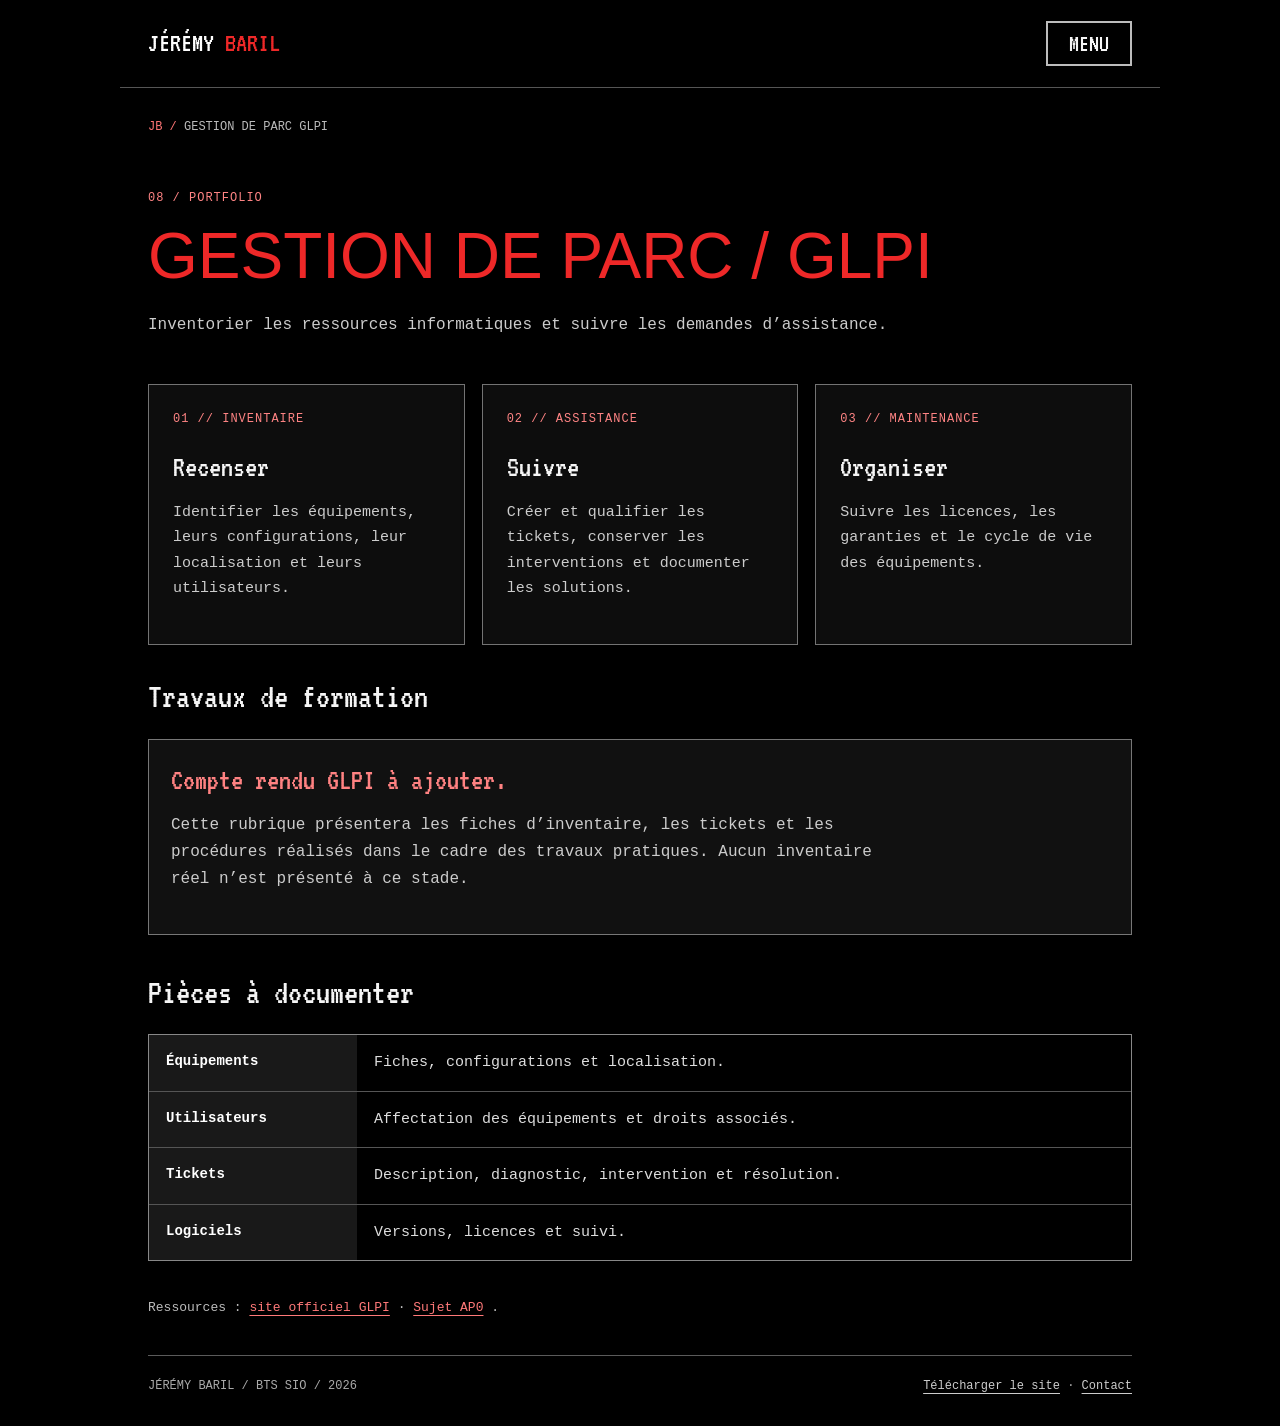
<file: glpi.html>
<!doctype html>
<html lang="fr">
  <head>
    <meta charset="utf-8" />
    <meta name="viewport" content="width=device-width, initial-scale=1" />
    <title>Jérémy Baril — Gestion de parc GLPI</title>
    <meta
      name="description"
      content="Portfolio de Jérémy Baril, étudiant en BTS SIO : parcours, compétences, ateliers et veille technologique."
    />
    <meta name="theme-color" content="#0b0b0c" />
    <link rel="icon" type="image/svg+xml" href="assets/favicon.svg" />
    <link rel="stylesheet" href="assets/style.css" />
    <script src="assets/app.js" defer></script>
  </head>
  <body>
    <video class="video-fond" autoplay muted loop playsinline aria-hidden="true">
      <source src="assets/fond.mp4" type="video/mp4" />
    </video>

    <a class="skip" href="#contenu">Aller au contenu</a>
    <header class="site-header">
      <a class="site-brand" href="index.html">
        JÉRÉMY
        <span>BARIL</span>
      </a>
      <details class="site-menu">
        <summary>MENU</summary>
        <nav aria-label="Navigation principale">
          <a href="index.html">Accueil</a>
          <a href="cv.html">CV français</a>
          <a href="cv-en.html">CV anglais</a>
          <a href="competences.html">Compétences</a>
          <a href="ateliers.html">Ateliers professionnels</a>
          <a href="stages.html">Stages</a>
          <a href="projets.html">Autres projets</a>
          <a href="veille.html">Veille technologique</a>
          <a href="glpi.html" aria-current="page">Gestion de parc / GLPI</a>
          <a href="contact.html">Contact</a>
        </nav>
      </details>
    </header>
    <main class="main" id="contenu">
      <div class="topbar">
        <span class="breadcrumb">
          <b>JB /</b>
          GESTION DE PARC GLPI
        </span>
      </div>
      <header class="page-head">
        <div class="eyebrow">08 / PORTFOLIO</div>
        <h1>Gestion de parc / GLPI</h1>
        <p class="lead">
          Inventorier les ressources informatiques et suivre les demandes d’assistance.
        </p>
      </header>
      <div class="grid">
        <article class="card">
          <div class="index">01 // INVENTAIRE</div>
          <h3>Recenser</h3>
          <p>
            Identifier les équipements, leurs configurations, leur localisation et leurs
            utilisateurs.
          </p>
        </article>
        <article class="card">
          <div class="index">02 // ASSISTANCE</div>
          <h3>Suivre</h3>
          <p>
            Créer et qualifier les tickets, conserver les interventions et documenter les solutions.
          </p>
        </article>
        <article class="card">
          <div class="index">03 // MAINTENANCE</div>
          <h3>Organiser</h3>
          <p>Suivre les licences, les garanties et le cycle de vie des équipements.</p>
        </article>
      </div>
      <section class="section">
        <h2>Travaux de formation</h2>
        <div class="empty">
          <h3>Compte rendu GLPI à ajouter.</h3>
          <p>
            Cette rubrique présentera les fiches d’inventaire, les tickets et les procédures
            réalisés dans le cadre des travaux pratiques. Aucun inventaire réel n’est présenté à ce
            stade.
          </p>
        </div>
      </section>
      <section class="section">
        <h2>Pièces à documenter</h2>
        <div class="table-wrap">
          <table>
            <tbody>
              <tr>
                <th scope="row">Équipements</th>
                <td>Fiches, configurations et localisation.</td>
              </tr>
              <tr>
                <th scope="row">Utilisateurs</th>
                <td>Affectation des équipements et droits associés.</td>
              </tr>
              <tr>
                <th scope="row">Tickets</th>
                <td>Description, diagnostic, intervention et résolution.</td>
              </tr>
              <tr>
                <th scope="row">Logiciels</th>
                <td>Versions, licences et suivi.</td>
              </tr>
            </tbody>
          </table>
        </div>
      </section>
      <p class="meta">
        Ressources :
        <a href="https://glpi-project.org/">site officiel GLPI</a>
        ·
        <a href="documents/sujet-ap0.pdf">Sujet AP0</a>
        .
      </p>
      <footer>
        <span>JÉRÉMY BARIL / BTS SIO / 2026</span>
        <span>
          <a href="documents/portfolio-jeremy-ultrakill-simple.zip" download>Télécharger le site</a>
          ·
          <a href="contact.html">Contact</a>
        </span>
      </footer>
    </main>
  </body>
</html>
</file>
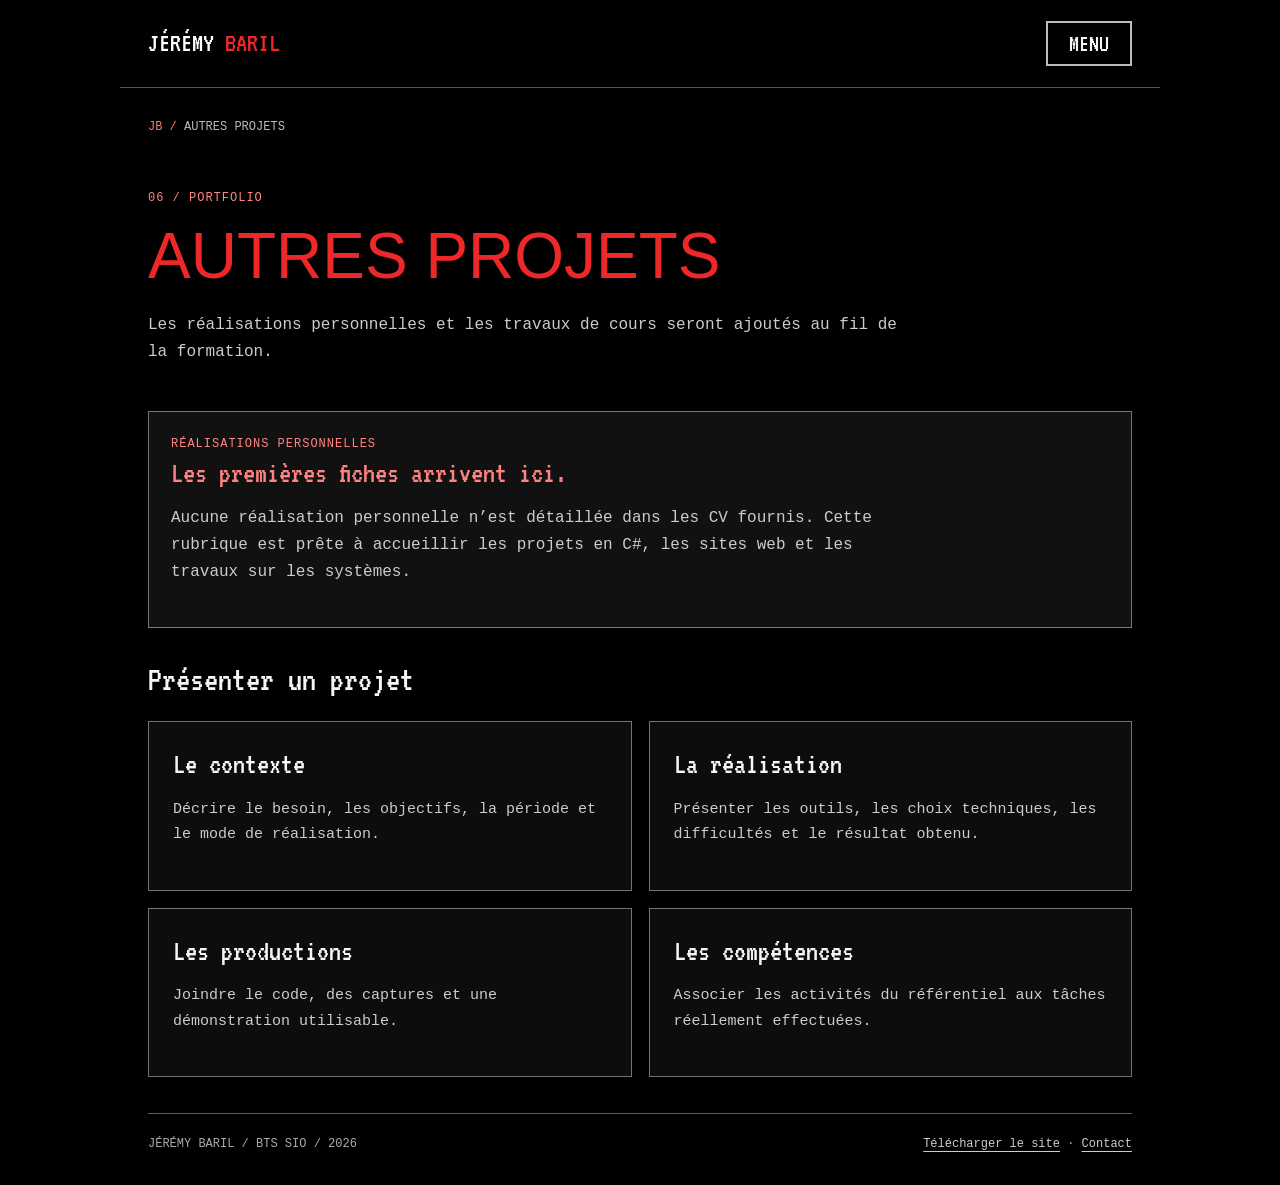
<file: projets.html>
<!doctype html>
<html lang="fr">
  <head>
    <meta charset="utf-8" />
    <meta name="viewport" content="width=device-width, initial-scale=1" />
    <title>Jérémy Baril — Autres projets</title>
    <meta
      name="description"
      content="Portfolio de Jérémy Baril, étudiant en BTS SIO : parcours, compétences, ateliers et veille technologique."
    />
    <meta name="theme-color" content="#0b0b0c" />
    <link rel="icon" type="image/svg+xml" href="assets/favicon.svg" />
    <link rel="stylesheet" href="assets/style.css" />
    <script src="assets/app.js" defer></script>
  </head>
  <body>
    <video class="video-fond" autoplay muted loop playsinline aria-hidden="true">
      <source src="assets/fond.mp4" type="video/mp4" />
    </video>

    <a class="skip" href="#contenu">Aller au contenu</a>
    <header class="site-header">
      <a class="site-brand" href="index.html">
        JÉRÉMY
        <span>BARIL</span>
      </a>
      <details class="site-menu">
        <summary>MENU</summary>
        <nav aria-label="Navigation principale">
          <a href="index.html">Accueil</a>
          <a href="cv.html">CV français</a>
          <a href="cv-en.html">CV anglais</a>
          <a href="competences.html">Compétences</a>
          <a href="ateliers.html">Ateliers professionnels</a>
          <a href="stages.html">Stages</a>
          <a href="projets.html" aria-current="page">Autres projets</a>
          <a href="veille.html">Veille technologique</a>
          <a href="glpi.html">Gestion de parc / GLPI</a>
          <a href="contact.html">Contact</a>
        </nav>
      </details>
    </header>
    <main class="main" id="contenu">
      <div class="topbar">
        <span class="breadcrumb">
          <b>JB /</b>
          AUTRES PROJETS
        </span>
      </div>
      <header class="page-head">
        <div class="eyebrow">06 / PORTFOLIO</div>
        <h1>Autres projets</h1>
        <p class="lead">
          Les réalisations personnelles et les travaux de cours seront ajoutés au fil de la
          formation.
        </p>
      </header>
      <div class="empty">
        <div class="eyebrow">RÉALISATIONS PERSONNELLES</div>
        <h3>Les premières fiches arrivent ici.</h3>
        <p>
          Aucune réalisation personnelle n’est détaillée dans les CV fournis. Cette rubrique est
          prête à accueillir les projets en C#, les sites web et les travaux sur les systèmes.
        </p>
      </div>
      <section class="section">
        <h2>Présenter un projet</h2>
        <div class="grid two">
          <article class="card">
            <h3>Le contexte</h3>
            <p>Décrire le besoin, les objectifs, la période et le mode de réalisation.</p>
          </article>
          <article class="card">
            <h3>La réalisation</h3>
            <p>
              Présenter les outils, les choix techniques, les difficultés et le résultat obtenu.
            </p>
          </article>
          <article class="card">
            <h3>Les productions</h3>
            <p>Joindre le code, des captures et une démonstration utilisable.</p>
          </article>
          <article class="card">
            <h3>Les compétences</h3>
            <p>Associer les activités du référentiel aux tâches réellement effectuées.</p>
          </article>
        </div>
      </section>
      <footer>
        <span>JÉRÉMY BARIL / BTS SIO / 2026</span>
        <span>
          <a href="documents/portfolio-jeremy-ultrakill-simple.zip" download>Télécharger le site</a>
          ·
          <a href="contact.html">Contact</a>
        </span>
      </footer>
    </main>
  </body>
</html>
</file>
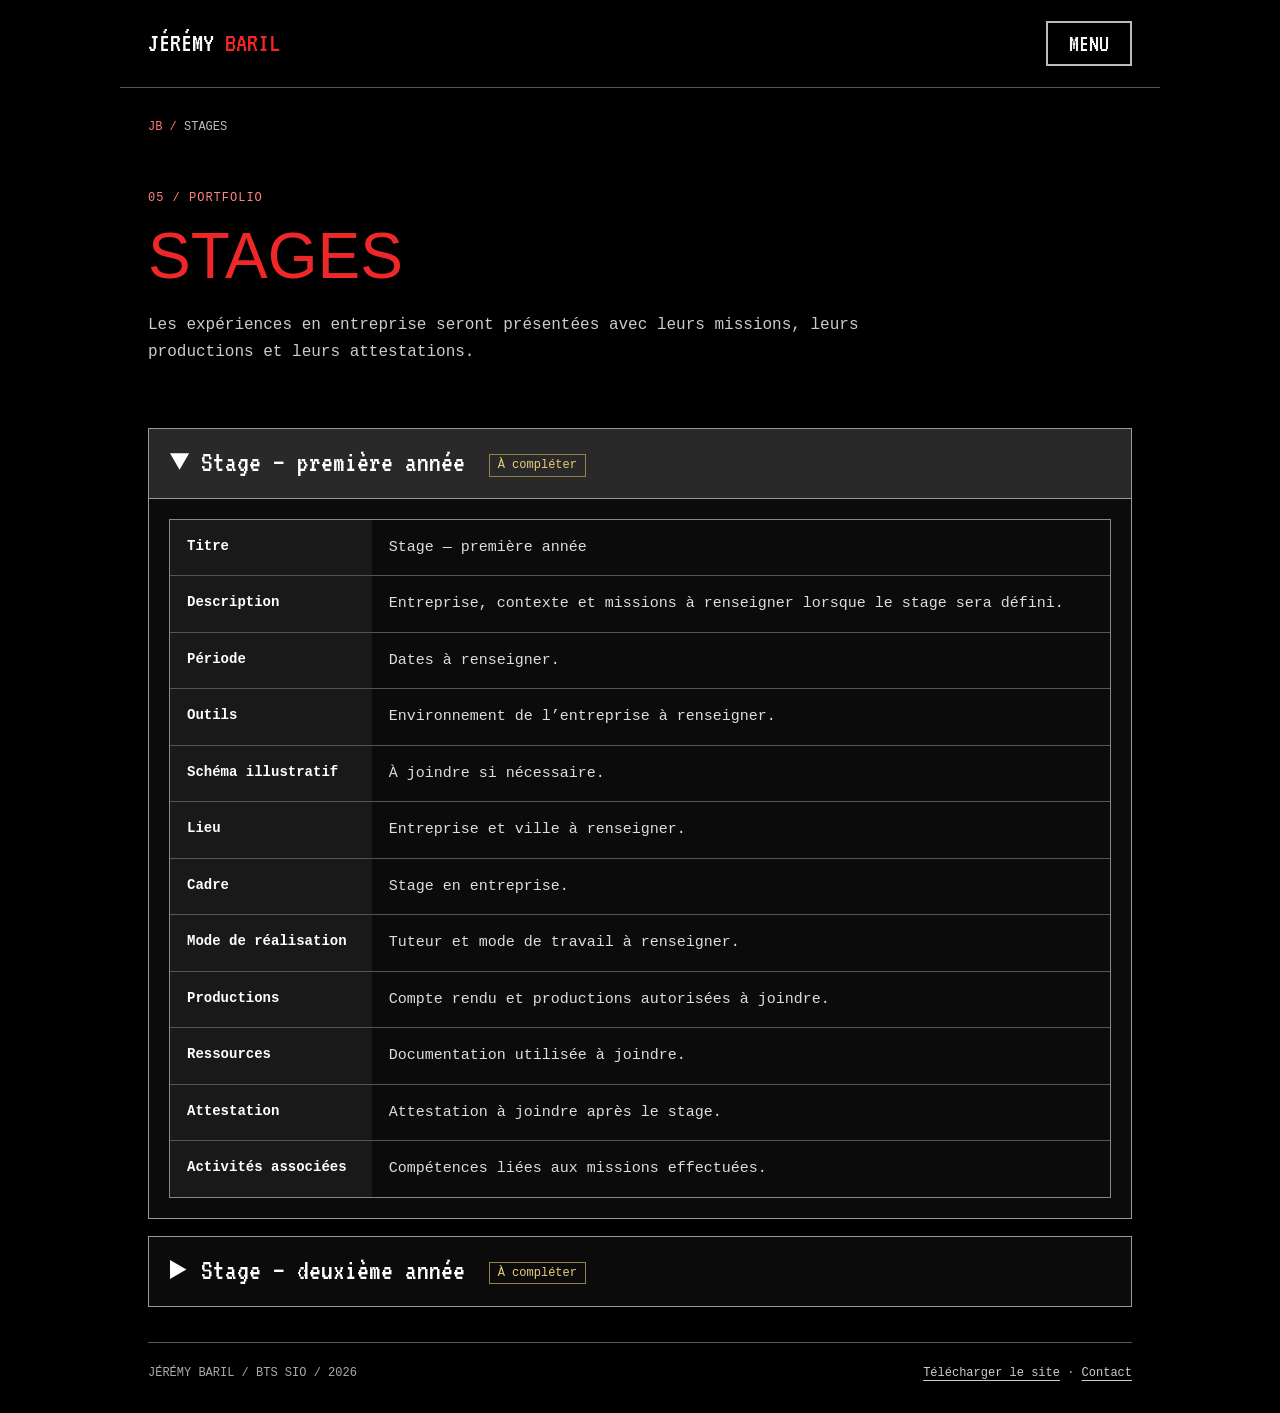
<file: stages.html>
<!doctype html>
<html lang="fr">
  <head>
    <meta charset="utf-8" />
    <meta name="viewport" content="width=device-width, initial-scale=1" />
    <title>Jérémy Baril — Stages</title>
    <meta
      name="description"
      content="Portfolio de Jérémy Baril, étudiant en BTS SIO : parcours, compétences, ateliers et veille technologique."
    />
    <meta name="theme-color" content="#0b0b0c" />
    <link rel="icon" type="image/svg+xml" href="assets/favicon.svg" />
    <link rel="stylesheet" href="assets/style.css" />
    <script src="assets/app.js" defer></script>
  </head>
  <body>
    <video class="video-fond" autoplay muted loop playsinline aria-hidden="true">
      <source src="assets/fond.mp4" type="video/mp4" />
    </video>

    <a class="skip" href="#contenu">Aller au contenu</a>
    <header class="site-header">
      <a class="site-brand" href="index.html">
        JÉRÉMY
        <span>BARIL</span>
      </a>
      <details class="site-menu">
        <summary>MENU</summary>
        <nav aria-label="Navigation principale">
          <a href="index.html">Accueil</a>
          <a href="cv.html">CV français</a>
          <a href="cv-en.html">CV anglais</a>
          <a href="competences.html">Compétences</a>
          <a href="ateliers.html">Ateliers professionnels</a>
          <a href="stages.html" aria-current="page">Stages</a>
          <a href="projets.html">Autres projets</a>
          <a href="veille.html">Veille technologique</a>
          <a href="glpi.html">Gestion de parc / GLPI</a>
          <a href="contact.html">Contact</a>
        </nav>
      </details>
    </header>
    <main class="main" id="contenu">
      <div class="topbar">
        <span class="breadcrumb">
          <b>JB /</b>
          STAGES
        </span>
      </div>
      <header class="page-head">
        <div class="eyebrow">05 / PORTFOLIO</div>
        <h1>Stages</h1>
        <p class="lead">
          Les expériences en entreprise seront présentées avec leurs missions, leurs productions et
          leurs attestations.
        </p>
      </header>
      <details id="stage1" open>
        <summary>
          Stage — première année
          <span class="tag pending">À compléter</span>
        </summary>
        <div class="detail-body">
          <div class="table-wrap">
            <table>
              <tbody>
                <tr>
                  <th scope="row">Titre</th>
                  <td>Stage — première année</td>
                </tr>
                <tr>
                  <th scope="row">Description</th>
                  <td>
                    Entreprise, contexte et missions à renseigner lorsque le stage sera défini.
                  </td>
                </tr>
                <tr>
                  <th scope="row">Période</th>
                  <td>Dates à renseigner.</td>
                </tr>
                <tr>
                  <th scope="row">Outils</th>
                  <td>Environnement de l’entreprise à renseigner.</td>
                </tr>
                <tr>
                  <th scope="row">Schéma illustratif</th>
                  <td>À joindre si nécessaire.</td>
                </tr>
                <tr>
                  <th scope="row">Lieu</th>
                  <td>Entreprise et ville à renseigner.</td>
                </tr>
                <tr>
                  <th scope="row">Cadre</th>
                  <td>Stage en entreprise.</td>
                </tr>
                <tr>
                  <th scope="row">Mode de réalisation</th>
                  <td>Tuteur et mode de travail à renseigner.</td>
                </tr>
                <tr>
                  <th scope="row">Productions</th>
                  <td>Compte rendu et productions autorisées à joindre.</td>
                </tr>
                <tr>
                  <th scope="row">Ressources</th>
                  <td>Documentation utilisée à joindre.</td>
                </tr>
                <tr>
                  <th scope="row">Attestation</th>
                  <td>Attestation à joindre après le stage.</td>
                </tr>
                <tr>
                  <th scope="row">Activités associées</th>
                  <td>Compétences liées aux missions effectuées.</td>
                </tr>
              </tbody>
            </table>
          </div>
        </div>
      </details>
      <details id="stage2">
        <summary>
          Stage — deuxième année
          <span class="tag pending">À compléter</span>
        </summary>
        <div class="detail-body">
          <div class="table-wrap">
            <table>
              <tbody>
                <tr>
                  <th scope="row">Titre</th>
                  <td>Stage — deuxième année</td>
                </tr>
                <tr>
                  <th scope="row">Description</th>
                  <td>
                    Entreprise, contexte et missions à renseigner lorsque le stage sera défini.
                  </td>
                </tr>
                <tr>
                  <th scope="row">Période</th>
                  <td>Dates à renseigner.</td>
                </tr>
                <tr>
                  <th scope="row">Outils</th>
                  <td>Environnement de l’entreprise à renseigner.</td>
                </tr>
                <tr>
                  <th scope="row">Schéma illustratif</th>
                  <td>À joindre si nécessaire.</td>
                </tr>
                <tr>
                  <th scope="row">Lieu</th>
                  <td>Entreprise et ville à renseigner.</td>
                </tr>
                <tr>
                  <th scope="row">Cadre</th>
                  <td>Stage en entreprise.</td>
                </tr>
                <tr>
                  <th scope="row">Mode de réalisation</th>
                  <td>Tuteur et mode de travail à renseigner.</td>
                </tr>
                <tr>
                  <th scope="row">Productions</th>
                  <td>Compte rendu et productions autorisées à joindre.</td>
                </tr>
                <tr>
                  <th scope="row">Ressources</th>
                  <td>Documentation utilisée à joindre.</td>
                </tr>
                <tr>
                  <th scope="row">Attestation</th>
                  <td>Attestation à joindre après le stage.</td>
                </tr>
                <tr>
                  <th scope="row">Activités associées</th>
                  <td>Compétences liées aux missions effectuées.</td>
                </tr>
              </tbody>
            </table>
          </div>
        </div>
      </details>
      <footer>
        <span>JÉRÉMY BARIL / BTS SIO / 2026</span>
        <span>
          <a href="documents/portfolio-jeremy-ultrakill-simple.zip" download>Télécharger le site</a>
          ·
          <a href="contact.html">Contact</a>
        </span>
      </footer>
    </main>
  </body>
</html>
</file>
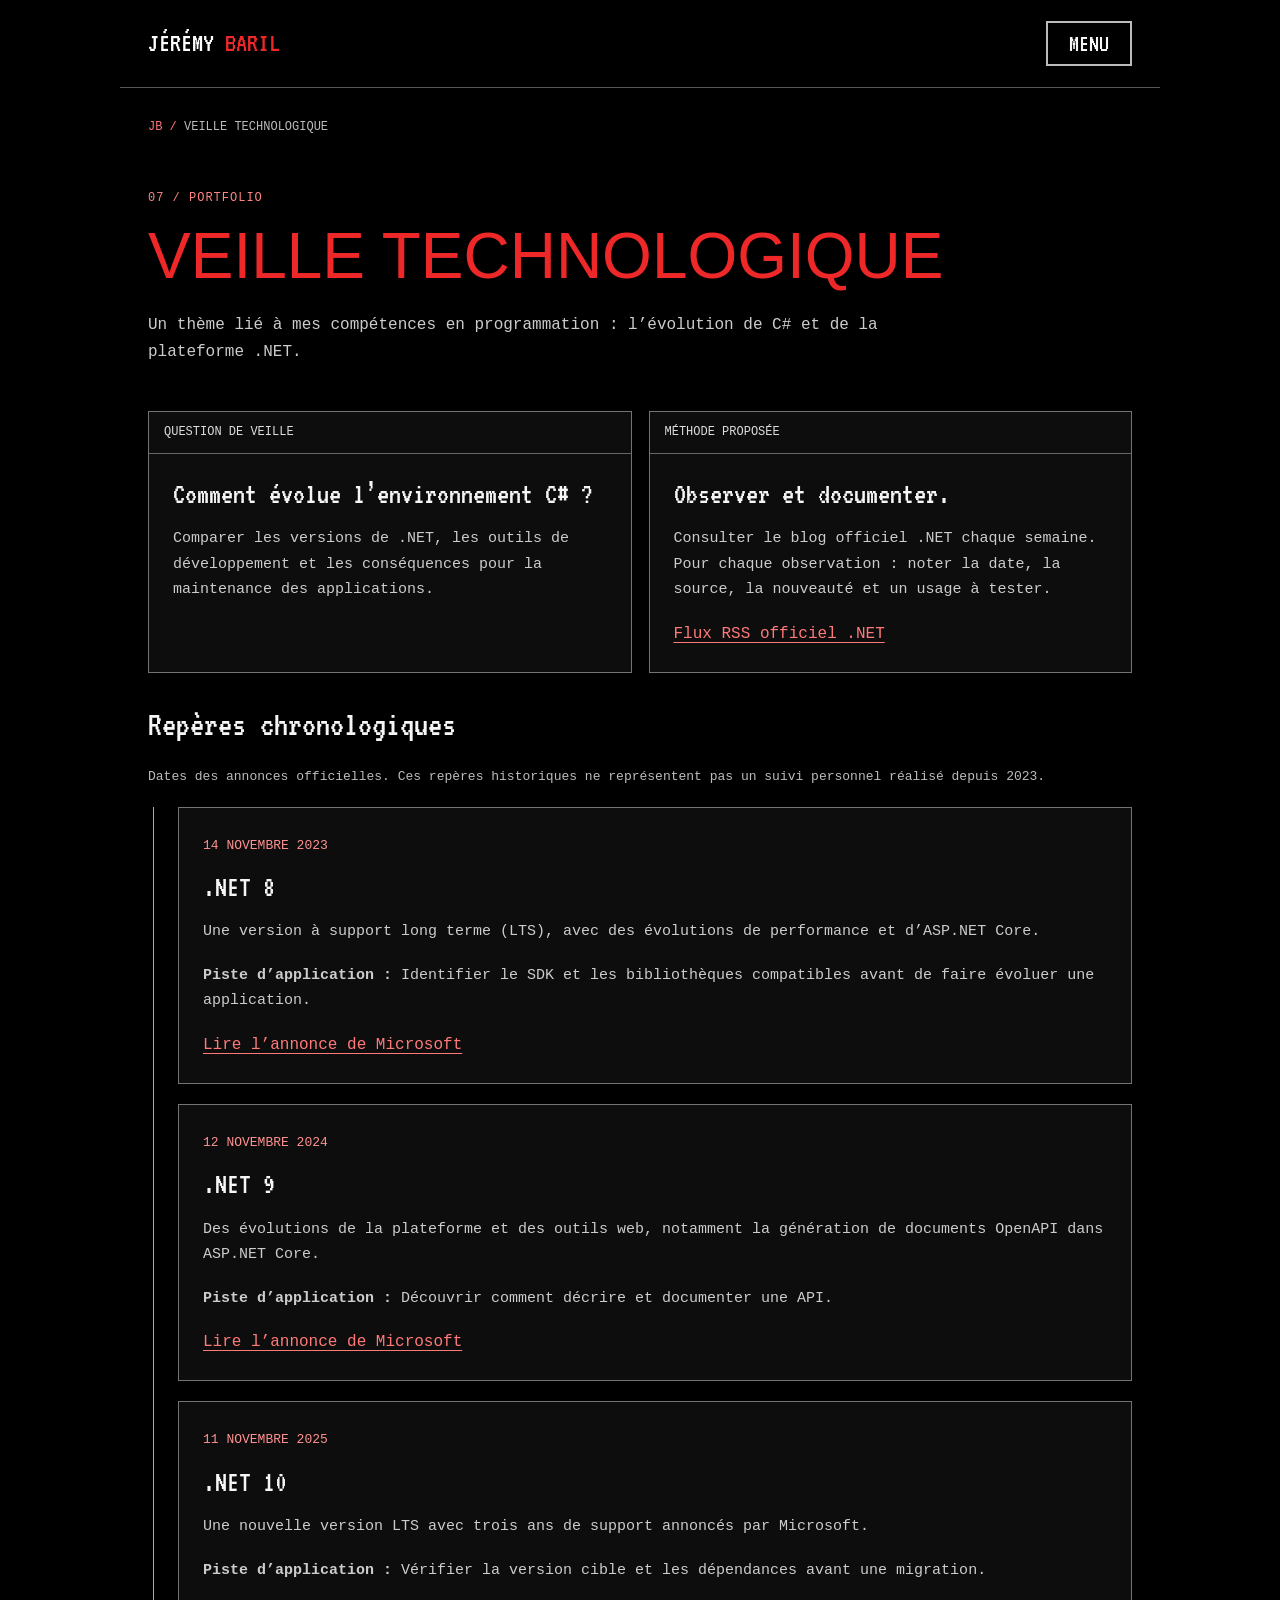
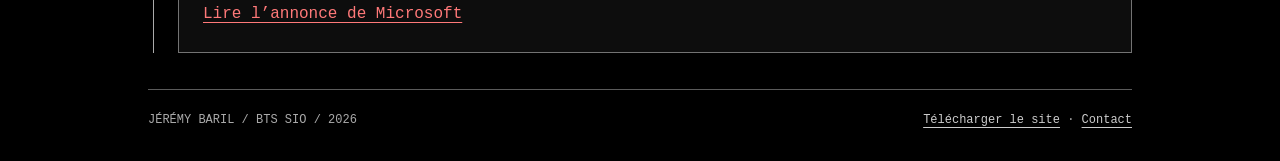
<file: veille.html>
<!doctype html>
<html lang="fr">
  <head>
    <meta charset="utf-8" />
    <meta name="viewport" content="width=device-width, initial-scale=1" />
    <title>Jérémy Baril — Veille technologique</title>
    <meta
      name="description"
      content="Portfolio de Jérémy Baril, étudiant en BTS SIO : parcours, compétences, ateliers et veille technologique."
    />
    <meta name="theme-color" content="#0b0b0c" />
    <link rel="icon" type="image/svg+xml" href="assets/favicon.svg" />
    <link rel="stylesheet" href="assets/style.css" />
    <script src="assets/app.js" defer></script>
  </head>
  <body>
    <video class="video-fond" autoplay muted loop playsinline aria-hidden="true">
      <source src="assets/fond.mp4" type="video/mp4" />
    </video>

    <a class="skip" href="#contenu">Aller au contenu</a>
    <header class="site-header">
      <a class="site-brand" href="index.html">
        JÉRÉMY
        <span>BARIL</span>
      </a>
      <details class="site-menu">
        <summary>MENU</summary>
        <nav aria-label="Navigation principale">
          <a href="index.html">Accueil</a>
          <a href="cv.html">CV français</a>
          <a href="cv-en.html">CV anglais</a>
          <a href="competences.html">Compétences</a>
          <a href="ateliers.html">Ateliers professionnels</a>
          <a href="stages.html">Stages</a>
          <a href="projets.html">Autres projets</a>
          <a href="veille.html" aria-current="page">Veille technologique</a>
          <a href="glpi.html">Gestion de parc / GLPI</a>
          <a href="contact.html">Contact</a>
        </nav>
      </details>
    </header>
    <main class="main" id="contenu">
      <div class="topbar">
        <span class="breadcrumb">
          <b>JB /</b>
          VEILLE TECHNOLOGIQUE
        </span>
      </div>
      <header class="page-head">
        <div class="eyebrow">07 / PORTFOLIO</div>
        <h1>Veille technologique</h1>
        <p class="lead">
          Un thème lié à mes compétences en programmation : l’évolution de C# et de la plateforme
          .NET.
        </p>
      </header>
      <div class="grid two">
        <article class="card">
          <div class="panel-title">QUESTION DE VEILLE</div>
          <h3>Comment évolue l’environnement C# ?</h3>
          <p>
            Comparer les versions de .NET, les outils de développement et les conséquences pour la
            maintenance des applications.
          </p>
        </article>
        <article class="card">
          <div class="panel-title">MÉTHODE PROPOSÉE</div>
          <h3>Observer et documenter.</h3>
          <p>
            Consulter le blog officiel .NET chaque semaine. Pour chaque observation : noter la date,
            la source, la nouveauté et un usage à tester.
          </p>
          <a href="https://devblogs.microsoft.com/dotnet/feed/">Flux RSS officiel .NET</a>
        </article>
      </div>
      <section class="section">
        <h2>Repères chronologiques</h2>
        <p class="meta">
          Dates des annonces officielles. Ces repères historiques ne représentent pas un suivi
          personnel réalisé depuis 2023.
        </p>
        <div class="timeline">
          <article class="card">
            <time datetime="2023-11-14">14 NOVEMBRE 2023</time>
            <h3>.NET 8</h3>
            <p>
              Une version à support long terme (LTS), avec des évolutions de performance et
              d’ASP.NET Core.
            </p>
            <p>
              <strong>Piste d’application :</strong>
              Identifier le SDK et les bibliothèques compatibles avant de faire évoluer une
              application.
            </p>
            <a href="https://devblogs.microsoft.com/dotnet/announcing-dotnet-8/">
              Lire l’annonce de Microsoft
            </a>
          </article>
          <article class="card">
            <time datetime="2024-11-12">12 NOVEMBRE 2024</time>
            <h3>.NET 9</h3>
            <p>
              Des évolutions de la plateforme et des outils web, notamment la génération de
              documents OpenAPI dans ASP.NET Core.
            </p>
            <p>
              <strong>Piste d’application :</strong>
              Découvrir comment décrire et documenter une API.
            </p>
            <a href="https://devblogs.microsoft.com/dotnet/announcing-dotnet-9/">
              Lire l’annonce de Microsoft
            </a>
          </article>
          <article class="card">
            <time datetime="2025-11-11">11 NOVEMBRE 2025</time>
            <h3>.NET 10</h3>
            <p>Une nouvelle version LTS avec trois ans de support annoncés par Microsoft.</p>
            <p>
              <strong>Piste d’application :</strong>
              Vérifier la version cible et les dépendances avant une migration.
            </p>
            <a href="https://devblogs.microsoft.com/dotnet/announcing-dotnet-10/">
              Lire l’annonce de Microsoft
            </a>
          </article>
        </div>
      </section>
      <footer>
        <span>JÉRÉMY BARIL / BTS SIO / 2026</span>
        <span>
          <a href="documents/portfolio-jeremy-ultrakill-simple.zip" download>Télécharger le site</a>
          ·
          <a href="contact.html">Contact</a>
        </span>
      </footer>
    </main>
  </body>
</html>
</file>
<file: assets/style.css>
@font-face {
  font-family: "MenuPixel";
  src: url("vt323.ttf") format("truetype");
  font-style: normal;
  font-weight: 400;
  font-display: swap;
}

:root {
  --menu-font: "MenuPixel", Consolas, monospace;
}

/* Portfolio simple : menu noir, texte blanc et titres rouges. */
:root {
  color-scheme: dark;
  --background: #070707;
  --text: #f5f5f5;
  --muted: #bbbbbb;
  --red: #ee2828;
  --border: #777777;
}
* {
  box-sizing: border-box;
}
body {
  margin: 0;
  background: var(--background);
  color: var(--text);
  font:
    16px/1.7 Consolas,
    "Courier New",
    monospace;
}
a {
  color: #ff7979;
  text-underline-offset: 4px;
}
a:visited {
  color: #e9acb4;
}
a:hover {
  color: white;
}
button,
input,
textarea {
  font: inherit;
}
a,
button,
input,
textarea {
  touch-action: manipulation;
}
:focus-visible {
  outline: 3px solid white;
  outline-offset: 4px;
}
.skip {
  position: absolute;
  width: 1px;
  height: 1px;
  overflow: hidden;
  clip-path: inset(50%);
}
.skip:focus {
  position: fixed;
  width: auto;
  height: auto;
  clip-path: none;
  top: 10px;
  left: 10px;
  background: white;
  color: black;
  padding: 12px;
  z-index: 100;
}
.site-header {
  max-width: 1040px;
  margin: auto;
  padding: 21px 28px;
  display: flex;
  justify-content: space-between;
  align-items: center;
  gap: 20px;
  border-bottom: 1px solid #555555;
}
.site-brand {
  color: white !important;
  text-decoration: none;
  font-family: var(--menu-font, Consolas, monospace);
  font-size: 28px;
  line-height: 1.1;
}
.site-brand span {
  color: var(--red);
}
.site-menu {
  position: relative;
  border: 0;
  margin: 0;
  background: transparent;
}
.site-menu > summary {
  list-style: none;
  cursor: pointer;
  border: 2px solid #bcbcbc;
  padding: 8px 21px;
  font-family: var(--menu-font, Consolas, monospace);
  font-size: 25px;
  line-height: 1;
  background: black;
}
.site-menu > summary::-webkit-details-marker {
  display: none;
}
.site-menu[open] > summary,
.site-menu > summary:hover {
  background: #666666;
  color: white;
}
.site-menu nav {
  position: absolute;
  top: 51px;
  right: 0;
  width: 310px;
  max-width: calc(100vw - 40px);
  padding: 10px;
  border: 2px solid #bbbbbb;
  background: #090909;
  z-index: 30;
  display: grid;
  gap: 7px;
}
.site-menu nav a {
  text-decoration: none;
  color: white;
  font-family: var(--menu-font, Consolas, monospace);
  font-size: 25px;
  line-height: 1.2;
  text-transform: uppercase;
  padding: 10px 13px;
  border: 1px solid #535353;
}
.site-menu nav a:hover,
.site-menu nav a:focus-visible {
  background: #747474;
}
.site-menu nav a[aria-current="page"] {
  border-color: white;
  background: #a11818;
}
.main {
  max-width: 1040px;
  margin: auto;
  padding: 0 28px 30px;
}
.topbar {
  display: flex;
  justify-content: space-between;
  align-items: center;
  gap: 20px;
  min-height: 78px;
}
.breadcrumb {
  font-size: 12px;
  color: var(--muted);
}
.breadcrumb b {
  color: #ff7575;
  font-weight: 400;
}
.search {
  position: relative;
}
.search input {
  width: 260px;
  border: 1px solid #777777;
  padding: 9px 12px;
  background: black;
  color: white;
  font-size: 14px;
}
.search input::placeholder {
  color: #bbbbbb;
}
.search-results {
  position: absolute;
  top: 46px;
  right: 0;
  width: 310px;
  background: #111111;
  border: 2px solid #bbbbbb;
  padding: 9px;
  z-index: 25;
}
.search-results a {
  display: block;
  color: white;
  font-size: 14px;
  padding: 10px;
  text-decoration: none;
}
.search-results a:hover {
  background: #666666;
}
h1,
h2,
h3 {
  margin: 0;
}
h1 {
  font-family: Impact, "Arial Narrow", sans-serif;
  font-weight: 400;
  font-size: clamp(2.8rem, 6vw, 4rem);
  text-transform: uppercase;
  line-height: 1.1;
  color: var(--red);
}
h2 {
  font-family: var(--menu-font, Consolas, monospace);
  font-weight: 400;
  font-size: 35px;
  line-height: 1.25;
}
h3 {
  font-family: var(--menu-font, Consolas, monospace);
  font-weight: 400;
  font-size: 30px;
  line-height: 1.25;
}
p {
  margin: 0 0 18px;
}
.menu-home {
  max-width: 560px;
  margin: 23px auto 40px;
  text-align: center;
}
.menu-home h1 {
  font-size: clamp(3.8rem, 9vw, 6.4rem);
  letter-spacing: 1px;
  color: #ec241b;
  text-shadow: 2px 2px 0 #731010;
}
.menu-subtitle {
  font-family: var(--menu-font, Consolas, monospace);
  font-size: 25px;
  color: white;
  margin: 6px 0 27px;
}
.main-menu {
  display: grid;
  grid-template-columns: 1fr 1fr;
  gap: 10px;
}
.main-menu a {
  display: flex;
  align-items: center;
  justify-content: center;
  padding: 10px 13px;
  min-height: 49px;
  border: 1px solid #818181;
  background: #080808;
  color: white !important;
  text-decoration: none;
  font-family: var(--menu-font, Consolas, monospace);
  font-size: 29px;
  line-height: 1.1;
  text-transform: uppercase;
}
.main-menu a:hover,
.main-menu a:focus-visible {
  background: #777777;
  border-color: white;
  outline: none;
}
.main-menu .primary {
  grid-column: 1/-1;
  font-size: 35px;
  min-height: 60px;
  border: 2px solid #dddddd;
}
.home-profile {
  display: flex;
  align-items: center;
  gap: 22px;
  padding: 24px 0;
  border-top: 1px solid #555555;
  max-width: 760px;
  margin: auto;
}
.home-profile img {
  width: 86px;
  height: 110px;
  object-fit: cover;
  border: 1px solid #bcbcbc;
}
.home-profile h2 {
  margin-bottom: 10px;
  font-size: 29px;
}
.home-profile p {
  color: #cccccc;
  font-size: 14px;
  margin: 0;
}
.page-head {
  padding: 22px 0 27px;
}
.page-head h1 {
  margin: 13px 0 20px;
}
.eyebrow,
.index {
  font-size: 12px;
  color: #ff8484;
  letter-spacing: 1px;
}
.lead {
  color: #cccccc;
  max-width: 760px;
  font-size: 16px;
}
.section {
  margin: 30px 0 36px;
}
.section > h2 {
  margin-bottom: 20px;
}
.grid {
  display: grid;
  grid-template-columns: repeat(3, minmax(0, 1fr));
  gap: 17px;
}
.grid.two {
  grid-template-columns: repeat(2, minmax(0, 1fr));
}
.card {
  border: 1px solid #737373;
  padding: 24px;
  background: #0d0d0d;
  min-width: 0;
}
.card h3 {
  margin-bottom: 13px;
}
.card p {
  color: #cccccc;
  font-size: 15px;
}
.card .index {
  margin-bottom: 20px;
}
.card-symbol {
  color: #ff6a6a;
  font-family: var(--menu-font, Consolas, monospace);
  font-size: 36px;
  margin-bottom: 12px;
}
.card .tags {
  display: flex;
  gap: 7px;
  flex-wrap: wrap;
  margin: 17px 0;
}
.tag {
  display: inline-block;
  border: 1px solid #888888;
  padding: 3px 8px;
  font-size: 12px;
  color: #cccccc;
}
.tag.pending {
  color: #e9cd7b;
  border-color: #95814a;
}
.panel-title {
  border-bottom: 1px solid #666666;
  margin: -24px -24px 22px;
  padding: 10px 15px;
  font-size: 12px;
  color: #dddddd;
}
.split {
  display: grid;
  grid-template-columns: 1.45fr 0.8fr;
  gap: 22px;
}
.btn {
  display: inline-flex;
  align-items: center;
  justify-content: center;
  border: 1px solid white;
  background: #090909;
  color: white !important;
  text-decoration: none !important;
  padding: 10px 17px;
  min-height: 42px;
  font-family: var(--menu-font, Consolas, monospace);
  font-size: 24px;
  line-height: 1.25;
  cursor: pointer;
}
.btn:hover,
.btn:focus-visible {
  background: #6e6e6e;
}
.btn.small {
  font-size: 22px;
  padding: 8px 13px;
}
.actions,
.language-links {
  display: flex;
  gap: 10px;
  flex-wrap: wrap;
  margin: 20px 0;
}
.resume-heading {
  border-bottom: 1px solid #aaaaaa;
  padding-bottom: 20px;
  margin-bottom: 23px;
}
.resume-heading h2 {
  font-size: 39px;
}
.resume-section {
  margin-bottom: 25px;
}
.resume-section h3 {
  margin-bottom: 15px;
  color: #ff8181;
}
.resume-item {
  margin: 18px 0;
  border-left: 1px solid #777777;
  padding-left: 16px;
}
.resume-item strong {
  font-size: 16px;
  color: white;
}
.resume-item p {
  margin: 7px 0;
}
.resume-contact img {
  width: 140px;
  height: auto;
  display: block;
  margin-bottom: 20px;
  border: 1px solid #aaaaaa;
}
.resume-contact h3 {
  margin: 20px 0 12px;
}
.resume-contact p,
.contact-links {
  overflow-wrap: anywhere;
}
.table-wrap {
  overflow: auto;
  border: 1px solid #888888;
  margin: 20px 0;
}
table {
  border-collapse: collapse;
  width: 100%;
  font-size: 15px;
}
caption {
  text-align: left;
  font-size: 14px;
  padding: 12px 16px;
  border-bottom: 1px solid #666666;
  background: #171717;
}
th,
td {
  border-bottom: 1px solid #555555;
  padding: 15px 17px;
  text-align: left;
  vertical-align: top;
}
th {
  color: #ffffff;
  background: #191919;
  font-size: 14px;
  font-weight: 600;
}
td {
  color: #dddddd;
}
tr:last-child td,
tr:last-child th {
  border-bottom: 0;
}
details:not(.site-menu) {
  border: 1px solid #999999;
  margin: 17px 0;
  background: #0b0b0b;
}
details:not(.site-menu) > summary {
  padding: 17px 21px;
  cursor: pointer;
  color: white;
  font-family: var(--menu-font, Consolas, monospace);
  font-size: 29px;
  line-height: 1.2;
}
details:not(.site-menu)[open] > summary {
  background: #292929;
  border-bottom: 1px solid #999999;
}
summary .tag {
  font-family: Consolas, monospace;
  margin-left: 12px;
  vertical-align: middle;
}
.detail-body {
  padding: 20px;
}
.detail-body .table-wrap {
  margin: 0;
}
.description-table th {
  width: 27%;
}
.meta,
.muted {
  color: #bcbcbc;
  font-size: 13px;
}
.notice,
.empty {
  border: 1px solid #777777;
  padding: 22px;
  background: #111111;
}
.empty h3 {
  color: #ff8282;
  margin-bottom: 13px;
}
.empty p {
  color: #cccccc;
  max-width: 720px;
}
.timeline {
  border-left: 1px solid #aaaaaa;
  padding-left: 24px;
  margin-left: 5px;
}
.timeline article {
  margin-bottom: 20px;
}
.timeline time {
  color: #ff9191;
  font-size: 13px;
}
.timeline h3 {
  margin: 10px 0 13px;
}
.form-grid {
  display: grid;
  grid-template-columns: 1fr 1fr;
  gap: 16px;
}
.form-row {
  margin-bottom: 18px;
}
label {
  display: block;
  margin-bottom: 8px;
  font-size: 14px;
}
input,
textarea {
  width: 100%;
  border: 1px solid #aaaaaa;
  background: #050505;
  color: white;
  padding: 11px 12px;
  font: inherit;
  border-radius: 0;
}
textarea {
  min-height: 160px;
  resize: vertical;
}
.form-status {
  color: #dddddd;
  font-size: 14px;
  margin-top: 15px;
}
.contact-links a {
  display: inline-block;
  margin: 5px 0;
}
ul,
ol {
  padding-left: 22px;
}
li {
  margin-bottom: 8px;
}
footer {
  border-top: 1px solid #5b5b5b;
  display: flex;
  justify-content: space-between;
  flex-wrap: wrap;
  gap: 15px;
  padding-top: 20px;
  margin-top: 35px;
  font-size: 12px;
  color: #aaaaaa;
}
footer a {
  color: #cccccc;
}
[hidden] {
  display: none !important;
}
@media (max-width: 720px) {
  .grid,
  .grid.two,
  .split {
    grid-template-columns: 1fr;
  }
  .site-header {
    padding: 20px;
  }
  .main {
    padding: 0 20px 25px;
  }
  .site-brand {
    font-size: 25px;
  }
  .topbar {
    gap: 15px;
  }
  .search input {
    width: 225px;
  }
  .menu-home {
    margin-top: 15px;
  }
  .menu-home h1 {
    font-size: 76px;
  }
}
@media (max-width: 500px) {
  .topbar {
    flex-wrap: wrap;
    padding: 16px 0;
    gap: 12px;
  }
  .search,
  .search input,
  .search-results {
    width: 100%;
  }
  .menu-home h1 {
    font-size: clamp(3.5rem, 14vw, 4.6rem);
  }
  .menu-subtitle {
    font-size: 23px;
  }
  .main-menu a {
    font-size: 22px;
    min-height: 47px;
    padding: 10px 8px;
  }
  .main-menu .primary {
    font-size: 31px;
  }
  .home-profile {
    align-items: flex-start;
    gap: 16px;
  }
  .home-profile img {
    width: 65px;
    height: 84px;
  }
  .home-profile h2 {
    font-size: 26px;
  }
  .home-profile p {
    font-size: 13px;
  }
  .page-head h1 {
    font-size: 42px;
  }
  .form-grid {
    grid-template-columns: 1fr;
  }
  th,
  td {
    font-size: 14px;
    padding: 12px;
  }
  .description-table th {
    font-size: 12px;
    width: 34%;
  }
  .detail-body {
    padding: 12px;
  }
  summary .tag {
    display: table;
    margin: 8px 0 0;
  }
  .site-menu nav {
    width: 280px;
  }
  .card {
    padding: 20px;
  }
  .panel-title {
    margin: -20px -20px 20px;
  }
}
@media print {
  :root {
    color-scheme: light;
  }
  body {
    background: white;
    color: black;
    font:
      11pt/1.5 Arial,
      sans-serif;
  }
  .site-header,
  .topbar,
  .page-head,
  footer,
  .language-links,
  .skip {
    display: none !important;
  }
  .main {
    margin: 0;
    padding: 0;
    max-width: none;
  }
  .split {
    display: block;
  }
  .card {
    border: 0;
    padding: 0;
    background: white;
  }
  .card p,
  .meta,
  .resume-item strong,
  h2,
  h3,
  a {
    color: black !important;
  }
  .resume-item {
    break-inside: avoid;
  }
}

/* ===== Vidéo de fond ===== */
html {
  background: #000;
}

body,
.main {
  background: transparent;
}

.video-fond {
  position: fixed;
  inset: 0;
  width: 100%;
  height: 100%;
  object-fit: cover;
  z-index: 0;
  pointer-events: none;
}

/* Voile sombre au-dessus de la vidéo */
body::before {
  content: "";
  position: fixed;
  inset: 0;
  background: rgba(0, 0, 0, 0.65);
  z-index: 1;
  pointer-events: none;
}

/* Contenu au-dessus du fond */
.site-header,
.main {
  position: relative;
  z-index: 2;
}

/* Pas de vidéo à l'impression */
@media print {
  .video-fond,
  body::before {
    display: none !important;
  }
}

/* Respecte "réduire les animations" */
@media (prefers-reduced-motion: reduce) {
  .video-fond {
    display: none;
  }
}
</file>
